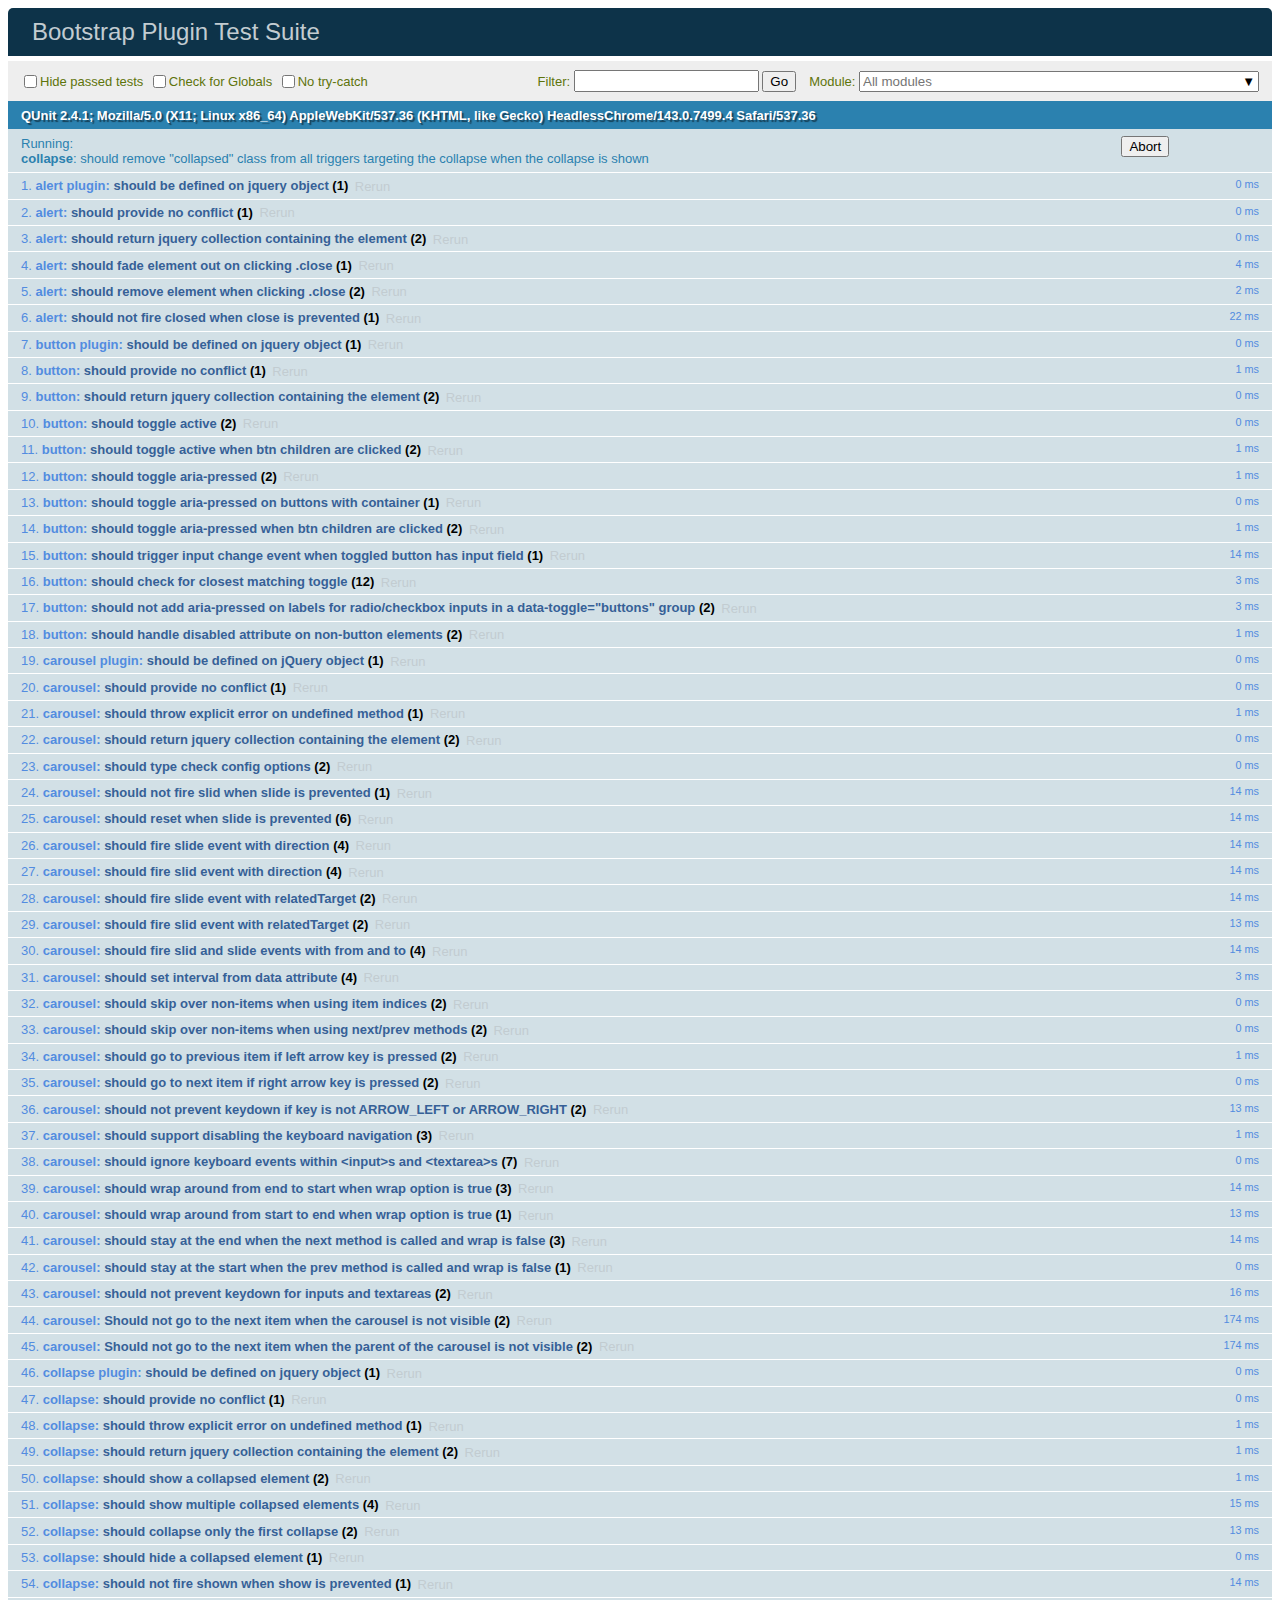
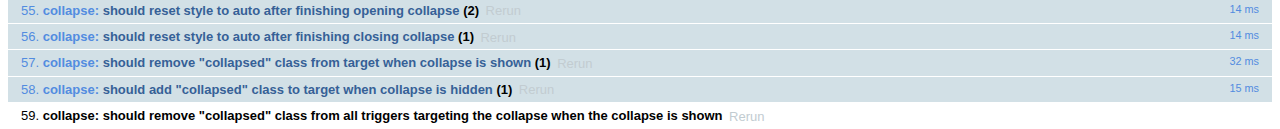
<file: assets/bootstrap/js/tests/index.html>
<!doctype html>
<html lang="en">
  <head>
    <meta charset="utf-8">
    <meta name="viewport" content="width=device-width, initial-scale=1, shrink-to-fit=no">
    <title>Bootstrap Plugin Test Suite</title>

    <!-- jQuery -->
    <script>
      (function () {
        var path = '../../assets/js/vendor/jquery-slim.min.js'
        // get jquery param from the query string.
        var jQueryVersion = location.search.match(/[?&]jquery=(.*?)(?=&|$)/)

        // If a version was specified, use that version from our vendor folder
        if (jQueryVersion) {
          path = 'vendor/jquery-' + jQueryVersion[1] + '.min.js'
        }
        document.write('<script src="' + path + '"><\/script>')
      }())
    </script>
    <script src="../../assets/js/vendor/popper.min.js"></script>

    <!-- QUnit -->
    <link rel="stylesheet" href="vendor/qunit.css" media="screen">
    <script src="vendor/qunit.js"></script>

    <script>
      // Disable jQuery event aliases to ensure we don't accidentally use any of them
      [
        'blur',
        'focus',
        'focusin',
        'focusout',
        'resize',
        'scroll',
        'click',
        'dblclick',
        'mousedown',
        'mouseup',
        'mousemove',
        'mouseover',
        'mouseout',
        'mouseenter',
        'mouseleave',
        'change',
        'select',
        'submit',
        'keydown',
        'keypress',
        'keyup',
        'contextmenu'
      ].forEach(function(eventAlias) {
        $.fn[eventAlias] = function() {
          throw new Error('Using the ".' + eventAlias + '()" method is not allowed, so that Bootstrap can be compatible with custom jQuery builds which exclude the "event aliases" module that defines said method. See https://github.com/twbs/bootstrap/blob/master/CONTRIBUTING.md#js')
        }
      })

      // Require assert.expect in each test
      QUnit.config.requireExpects = true

      // See https://github.com/axemclion/grunt-saucelabs#test-result-details-with-qunit
      var log = []
      var testName

      QUnit.done(function(testResults) {
        var tests = []
        for (var i = 0; i < log.length; i++) {
          var details = log[i]
          tests.push({
            name: details.name,
            result: details.result,
            expected: details.expected,
            actual: details.actual,
            source: details.source
          })
        }
        testResults.tests = tests

        window.global_test_results = testResults
      })

      QUnit.testStart(function(testDetails) {
        QUnit.log(function(details) {
          if (!details.result) {
            details.name = testDetails.name
            log.push(details)
          }
        })
      })

      // Display fixture on-screen on iOS to avoid false positives
      // See https://github.com/twbs/bootstrap/pull/15955
      if (/iPhone|iPad|iPod/.test(navigator.userAgent)) {
        QUnit.begin(function() {
          $('#qunit-fixture').css({ top: 0, left: 0 })
        })

        QUnit.done(function() {
          $('#qunit-fixture').css({ top: '', left: '' })
        })
      }
    </script>

    <!-- Transpiled Plugins -->
    <script src="../dist/util.js"></script>
    <script src="../dist/alert.js"></script>
    <script src="../dist/button.js"></script>
    <script src="../dist/carousel.js"></script>
    <script src="../dist/collapse.js"></script>
    <script src="../dist/dropdown.js"></script>
    <script src="../dist/modal.js"></script>
    <script src="../dist/scrollspy.js"></script>
    <script src="../dist/tab.js"></script>
    <script src="../dist/tooltip.js"></script>
    <script src="../dist/popover.js"></script>

    <!-- Unit Tests -->
    <script src="unit/alert.js"></script>
    <script src="unit/button.js"></script>
    <script src="unit/carousel.js"></script>
    <script src="unit/collapse.js"></script>
    <script src="unit/dropdown.js"></script>
    <script src="unit/modal.js"></script>
    <script src="unit/scrollspy.js"></script>
    <script src="unit/tab.js"></script>
    <script src="unit/tooltip.js"></script>
    <script src="unit/popover.js"></script>
    <script src="unit/util.js"></script>
  </head>
  <body>
    <div id="qunit-container">
      <div id="qunit"></div>
      <div id="qunit-fixture"></div>
    </div>
  </body>
</html>
</file>
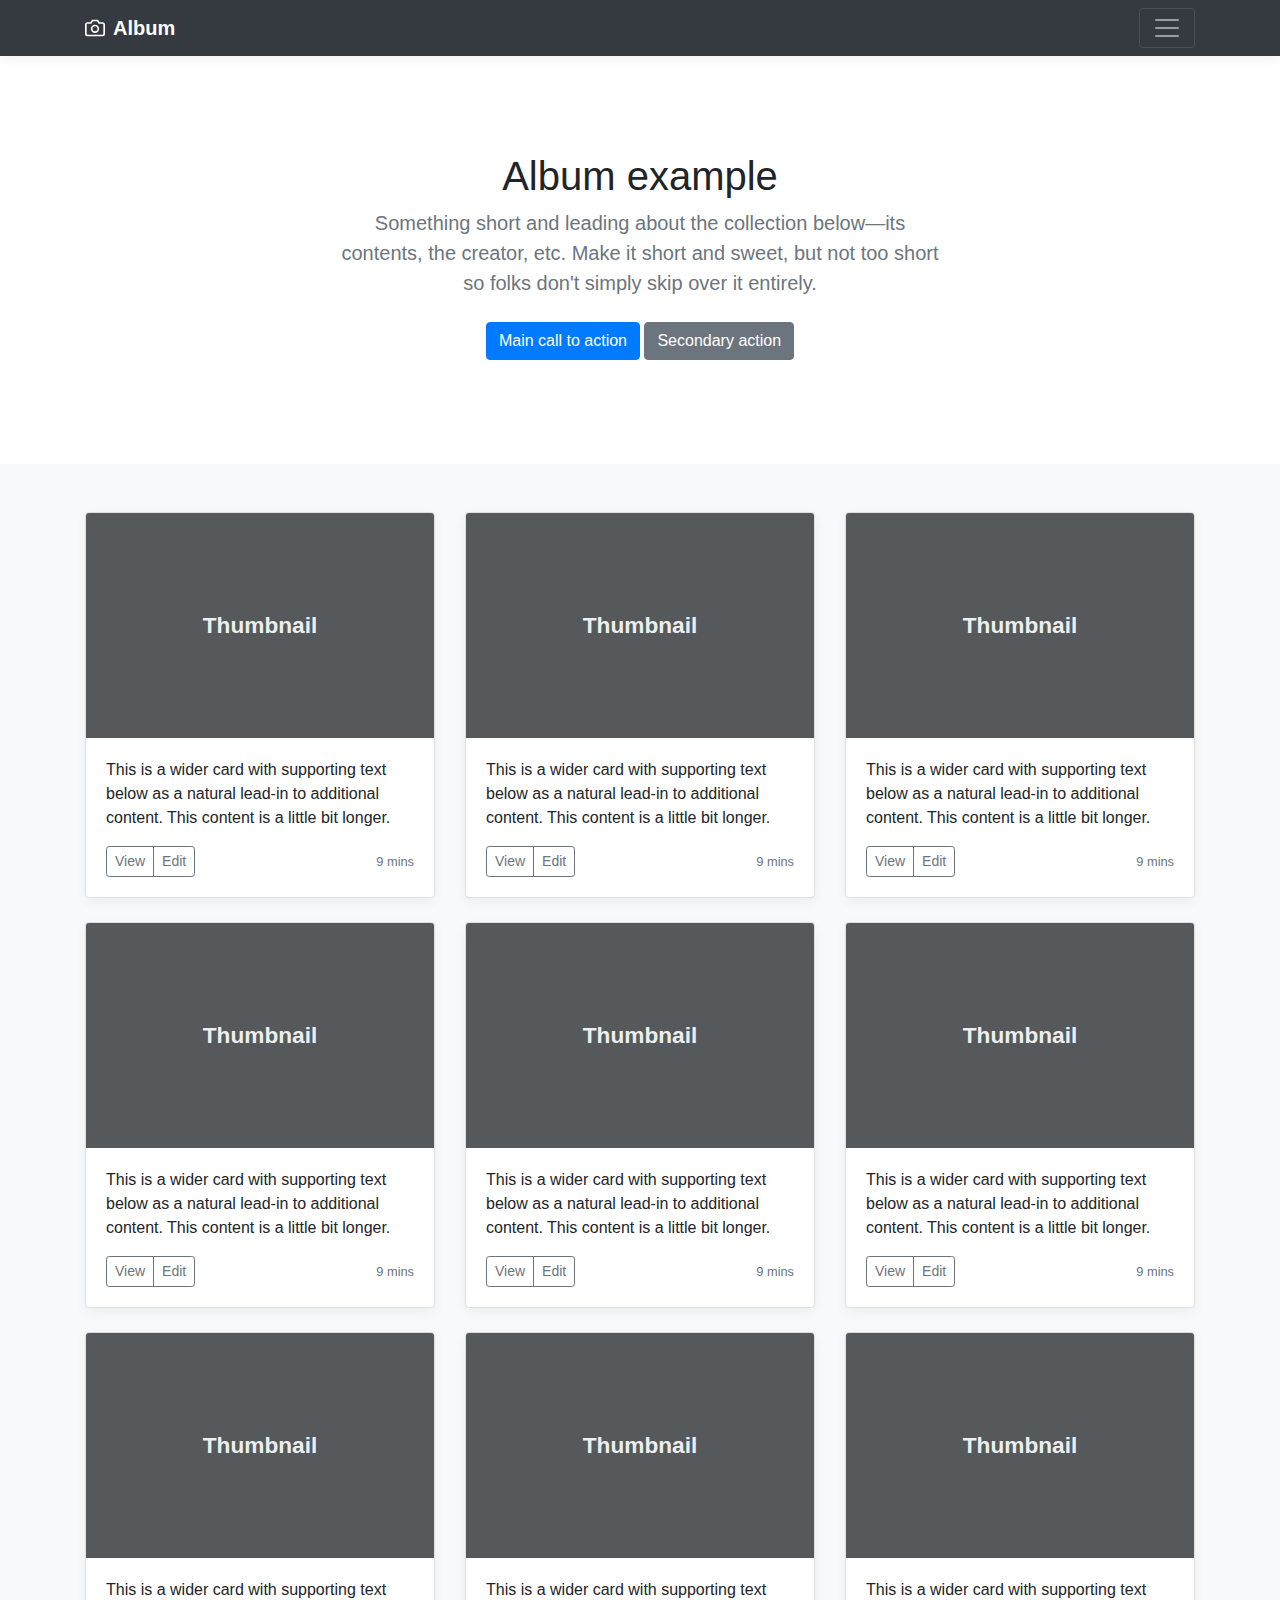
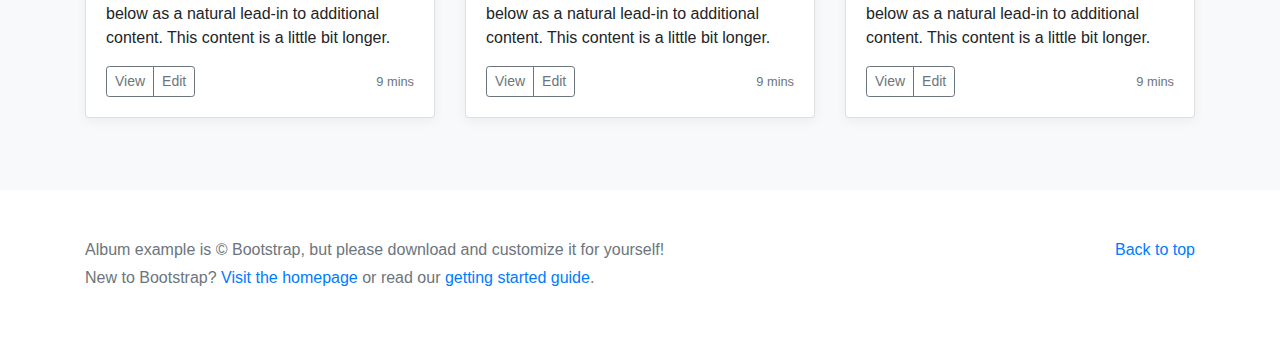
<file: assets/bootstrap/docs/4.0/examples/album/index.html>
<!doctype html>
<html lang="en">
  <head>
    <meta charset="utf-8">
    <meta name="viewport" content="width=device-width, initial-scale=1, shrink-to-fit=no">
    <meta name="description" content="">
    <meta name="author" content="">
    <link rel="icon" href="../../../../favicon.ico">

    <title>Album example for Bootstrap</title>

    <!-- Bootstrap core CSS -->
    <link href="../../../../dist/css/bootstrap.min.css" rel="stylesheet">

    <!-- Custom styles for this template -->
    <link href="album.css" rel="stylesheet">
  </head>

  <body>

    <header>
      <div class="collapse bg-dark" id="navbarHeader">
        <div class="container">
          <div class="row">
            <div class="col-sm-8 col-md-7 py-4">
              <h4 class="text-white">About</h4>
              <p class="text-muted">Add some information about the album below, the author, or any other background context. Make it a few sentences long so folks can pick up some informative tidbits. Then, link them off to some social networking sites or contact information.</p>
            </div>
            <div class="col-sm-4 offset-md-1 py-4">
              <h4 class="text-white">Contact</h4>
              <ul class="list-unstyled">
                <li><a href="#" class="text-white">Follow on Twitter</a></li>
                <li><a href="#" class="text-white">Like on Facebook</a></li>
                <li><a href="#" class="text-white">Email me</a></li>
              </ul>
            </div>
          </div>
        </div>
      </div>
      <div class="navbar navbar-dark bg-dark box-shadow">
        <div class="container d-flex justify-content-between">
          <a href="#" class="navbar-brand d-flex align-items-center">
            <svg xmlns="http://www.w3.org/2000/svg" width="20" height="20" viewBox="0 0 24 24" fill="none" stroke="currentColor" stroke-width="2" stroke-linecap="round" stroke-linejoin="round" class="mr-2"><path d="M23 19a2 2 0 0 1-2 2H3a2 2 0 0 1-2-2V8a2 2 0 0 1 2-2h4l2-3h6l2 3h4a2 2 0 0 1 2 2z"></path><circle cx="12" cy="13" r="4"></circle></svg>
            <strong>Album</strong>
          </a>
          <button class="navbar-toggler" type="button" data-toggle="collapse" data-target="#navbarHeader" aria-controls="navbarHeader" aria-expanded="false" aria-label="Toggle navigation">
            <span class="navbar-toggler-icon"></span>
          </button>
        </div>
      </div>
    </header>

    <main role="main">

      <section class="jumbotron text-center">
        <div class="container">
          <h1 class="jumbotron-heading">Album example</h1>
          <p class="lead text-muted">Something short and leading about the collection below—its contents, the creator, etc. Make it short and sweet, but not too short so folks don't simply skip over it entirely.</p>
          <p>
            <a href="#" class="btn btn-primary my-2">Main call to action</a>
            <a href="#" class="btn btn-secondary my-2">Secondary action</a>
          </p>
        </div>
      </section>

      <div class="album py-5 bg-light">
        <div class="container">

          <div class="row">
            <div class="col-md-4">
              <div class="card mb-4 box-shadow">
                <img class="card-img-top" data-src="holder.js/100px225?theme=thumb&bg=55595c&fg=eceeef&text=Thumbnail" alt="Card image cap">
                <div class="card-body">
                  <p class="card-text">This is a wider card with supporting text below as a natural lead-in to additional content. This content is a little bit longer.</p>
                  <div class="d-flex justify-content-between align-items-center">
                    <div class="btn-group">
                      <button type="button" class="btn btn-sm btn-outline-secondary">View</button>
                      <button type="button" class="btn btn-sm btn-outline-secondary">Edit</button>
                    </div>
                    <small class="text-muted">9 mins</small>
                  </div>
                </div>
              </div>
            </div>
            <div class="col-md-4">
              <div class="card mb-4 box-shadow">
                <img class="card-img-top" data-src="holder.js/100px225?theme=thumb&bg=55595c&fg=eceeef&text=Thumbnail" alt="Card image cap">
                <div class="card-body">
                  <p class="card-text">This is a wider card with supporting text below as a natural lead-in to additional content. This content is a little bit longer.</p>
                  <div class="d-flex justify-content-between align-items-center">
                    <div class="btn-group">
                      <button type="button" class="btn btn-sm btn-outline-secondary">View</button>
                      <button type="button" class="btn btn-sm btn-outline-secondary">Edit</button>
                    </div>
                    <small class="text-muted">9 mins</small>
                  </div>
                </div>
              </div>
            </div>
            <div class="col-md-4">
              <div class="card mb-4 box-shadow">
                <img class="card-img-top" data-src="holder.js/100px225?theme=thumb&bg=55595c&fg=eceeef&text=Thumbnail" alt="Card image cap">
                <div class="card-body">
                  <p class="card-text">This is a wider card with supporting text below as a natural lead-in to additional content. This content is a little bit longer.</p>
                  <div class="d-flex justify-content-between align-items-center">
                    <div class="btn-group">
                      <button type="button" class="btn btn-sm btn-outline-secondary">View</button>
                      <button type="button" class="btn btn-sm btn-outline-secondary">Edit</button>
                    </div>
                    <small class="text-muted">9 mins</small>
                  </div>
                </div>
              </div>
            </div>

            <div class="col-md-4">
              <div class="card mb-4 box-shadow">
                <img class="card-img-top" data-src="holder.js/100px225?theme=thumb&bg=55595c&fg=eceeef&text=Thumbnail" alt="Card image cap">
                <div class="card-body">
                  <p class="card-text">This is a wider card with supporting text below as a natural lead-in to additional content. This content is a little bit longer.</p>
                  <div class="d-flex justify-content-between align-items-center">
                    <div class="btn-group">
                      <button type="button" class="btn btn-sm btn-outline-secondary">View</button>
                      <button type="button" class="btn btn-sm btn-outline-secondary">Edit</button>
                    </div>
                    <small class="text-muted">9 mins</small>
                  </div>
                </div>
              </div>
            </div>
            <div class="col-md-4">
              <div class="card mb-4 box-shadow">
                <img class="card-img-top" data-src="holder.js/100px225?theme=thumb&bg=55595c&fg=eceeef&text=Thumbnail" alt="Card image cap">
                <div class="card-body">
                  <p class="card-text">This is a wider card with supporting text below as a natural lead-in to additional content. This content is a little bit longer.</p>
                  <div class="d-flex justify-content-between align-items-center">
                    <div class="btn-group">
                      <button type="button" class="btn btn-sm btn-outline-secondary">View</button>
                      <button type="button" class="btn btn-sm btn-outline-secondary">Edit</button>
                    </div>
                    <small class="text-muted">9 mins</small>
                  </div>
                </div>
              </div>
            </div>
            <div class="col-md-4">
              <div class="card mb-4 box-shadow">
                <img class="card-img-top" data-src="holder.js/100px225?theme=thumb&bg=55595c&fg=eceeef&text=Thumbnail" alt="Card image cap">
                <div class="card-body">
                  <p class="card-text">This is a wider card with supporting text below as a natural lead-in to additional content. This content is a little bit longer.</p>
                  <div class="d-flex justify-content-between align-items-center">
                    <div class="btn-group">
                      <button type="button" class="btn btn-sm btn-outline-secondary">View</button>
                      <button type="button" class="btn btn-sm btn-outline-secondary">Edit</button>
                    </div>
                    <small class="text-muted">9 mins</small>
                  </div>
                </div>
              </div>
            </div>

            <div class="col-md-4">
              <div class="card mb-4 box-shadow">
                <img class="card-img-top" data-src="holder.js/100px225?theme=thumb&bg=55595c&fg=eceeef&text=Thumbnail" alt="Card image cap">
                <div class="card-body">
                  <p class="card-text">This is a wider card with supporting text below as a natural lead-in to additional content. This content is a little bit longer.</p>
                  <div class="d-flex justify-content-between align-items-center">
                    <div class="btn-group">
                      <button type="button" class="btn btn-sm btn-outline-secondary">View</button>
                      <button type="button" class="btn btn-sm btn-outline-secondary">Edit</button>
                    </div>
                    <small class="text-muted">9 mins</small>
                  </div>
                </div>
              </div>
            </div>
            <div class="col-md-4">
              <div class="card mb-4 box-shadow">
                <img class="card-img-top" data-src="holder.js/100px225?theme=thumb&bg=55595c&fg=eceeef&text=Thumbnail" alt="Card image cap">
                <div class="card-body">
                  <p class="card-text">This is a wider card with supporting text below as a natural lead-in to additional content. This content is a little bit longer.</p>
                  <div class="d-flex justify-content-between align-items-center">
                    <div class="btn-group">
                      <button type="button" class="btn btn-sm btn-outline-secondary">View</button>
                      <button type="button" class="btn btn-sm btn-outline-secondary">Edit</button>
                    </div>
                    <small class="text-muted">9 mins</small>
                  </div>
                </div>
              </div>
            </div>
            <div class="col-md-4">
              <div class="card mb-4 box-shadow">
                <img class="card-img-top" data-src="holder.js/100px225?theme=thumb&bg=55595c&fg=eceeef&text=Thumbnail" alt="Card image cap">
                <div class="card-body">
                  <p class="card-text">This is a wider card with supporting text below as a natural lead-in to additional content. This content is a little bit longer.</p>
                  <div class="d-flex justify-content-between align-items-center">
                    <div class="btn-group">
                      <button type="button" class="btn btn-sm btn-outline-secondary">View</button>
                      <button type="button" class="btn btn-sm btn-outline-secondary">Edit</button>
                    </div>
                    <small class="text-muted">9 mins</small>
                  </div>
                </div>
              </div>
            </div>
          </div>
        </div>
      </div>

    </main>

    <footer class="text-muted">
      <div class="container">
        <p class="float-right">
          <a href="#">Back to top</a>
        </p>
        <p>Album example is &copy; Bootstrap, but please download and customize it for yourself!</p>
        <p>New to Bootstrap? <a href="../../">Visit the homepage</a> or read our <a href="../../getting-started/">getting started guide</a>.</p>
      </div>
    </footer>

    <!-- Bootstrap core JavaScript
    ================================================== -->
    <!-- Placed at the end of the document so the pages load faster -->
    <script src="https://code.jquery.com/jquery-3.2.1.slim.min.js" integrity="sha384-KJ3o2DKtIkvYIK3UENzmM7KCkRr/rE9/Qpg6aAZGJwFDMVNA/GpGFF93hXpG5KkN" crossorigin="anonymous"></script>
    <script>window.jQuery || document.write('<script src="../../../../assets/js/vendor/jquery-slim.min.js"><\/script>')</script>
    <script src="../../../../assets/js/vendor/popper.min.js"></script>
    <script src="../../../../dist/js/bootstrap.min.js"></script>
    <script src="../../../../assets/js/vendor/holder.min.js"></script>
  </body>
</html>
</file>
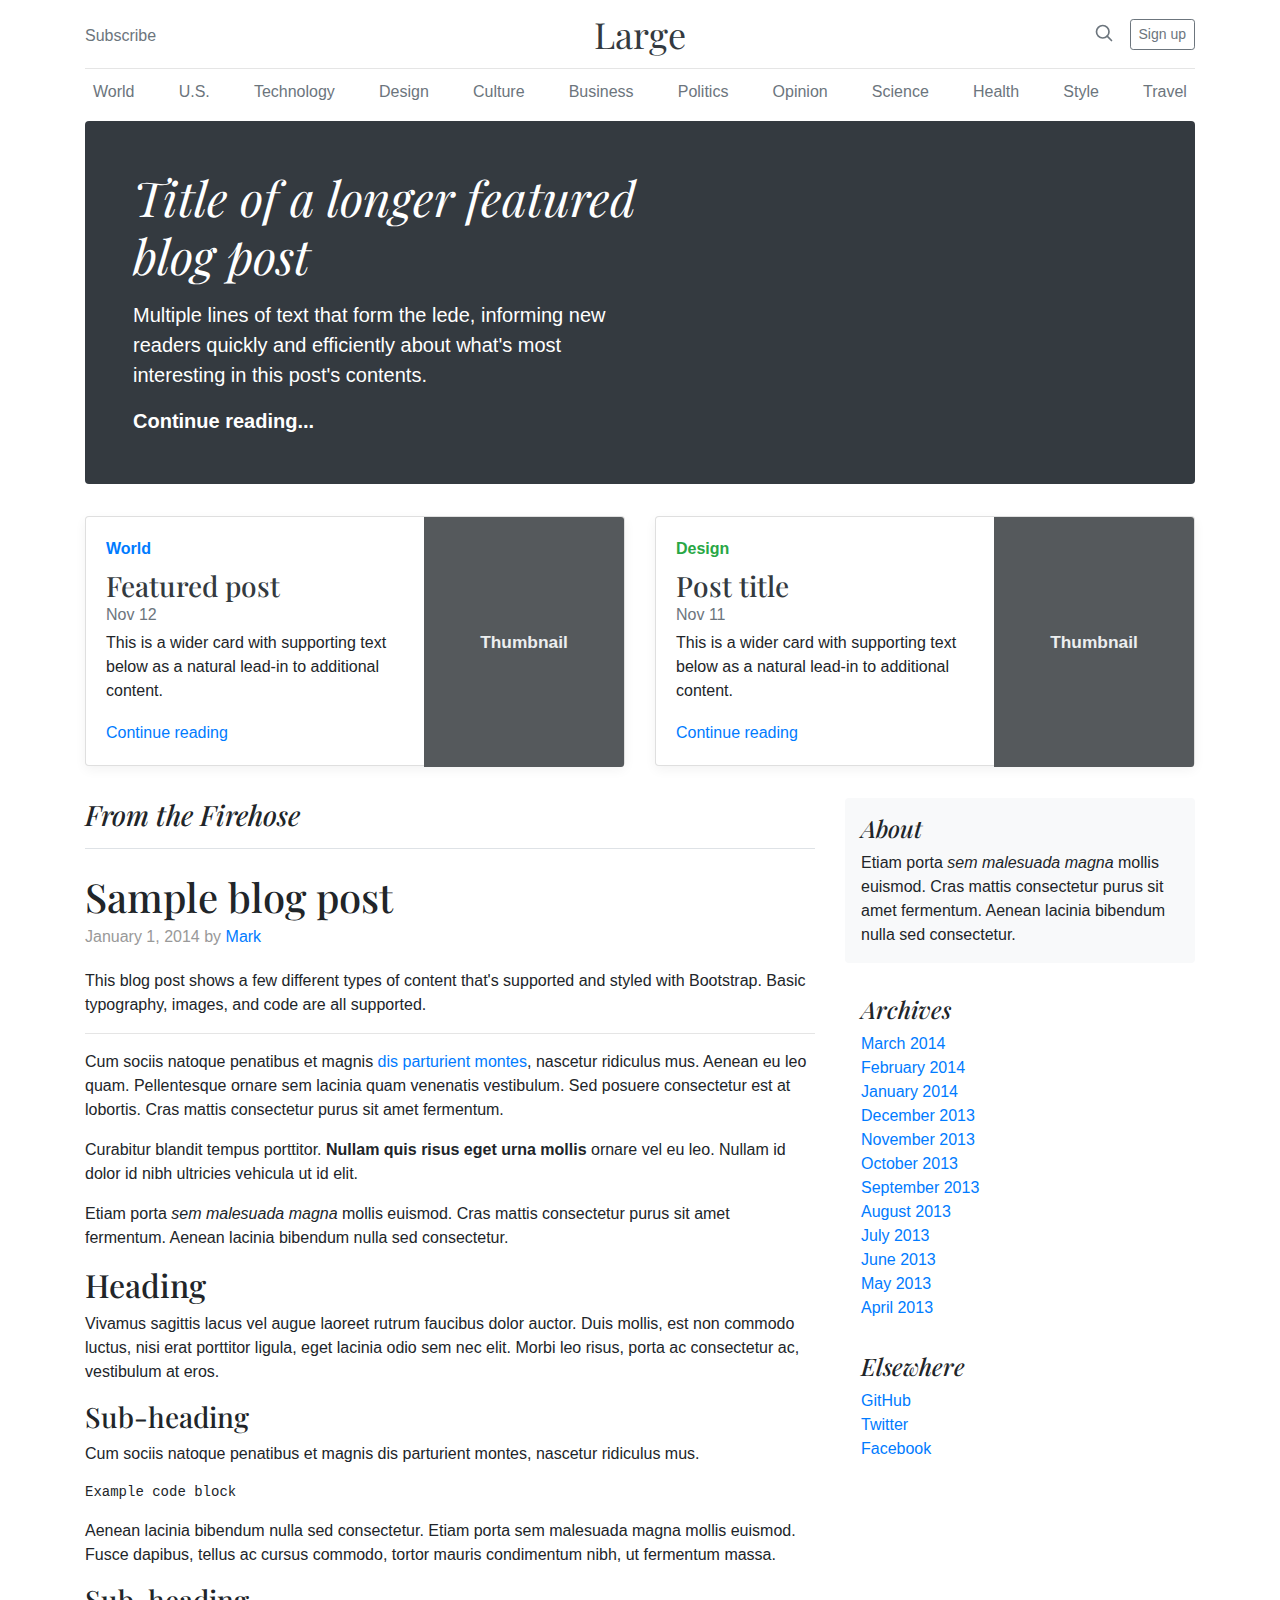
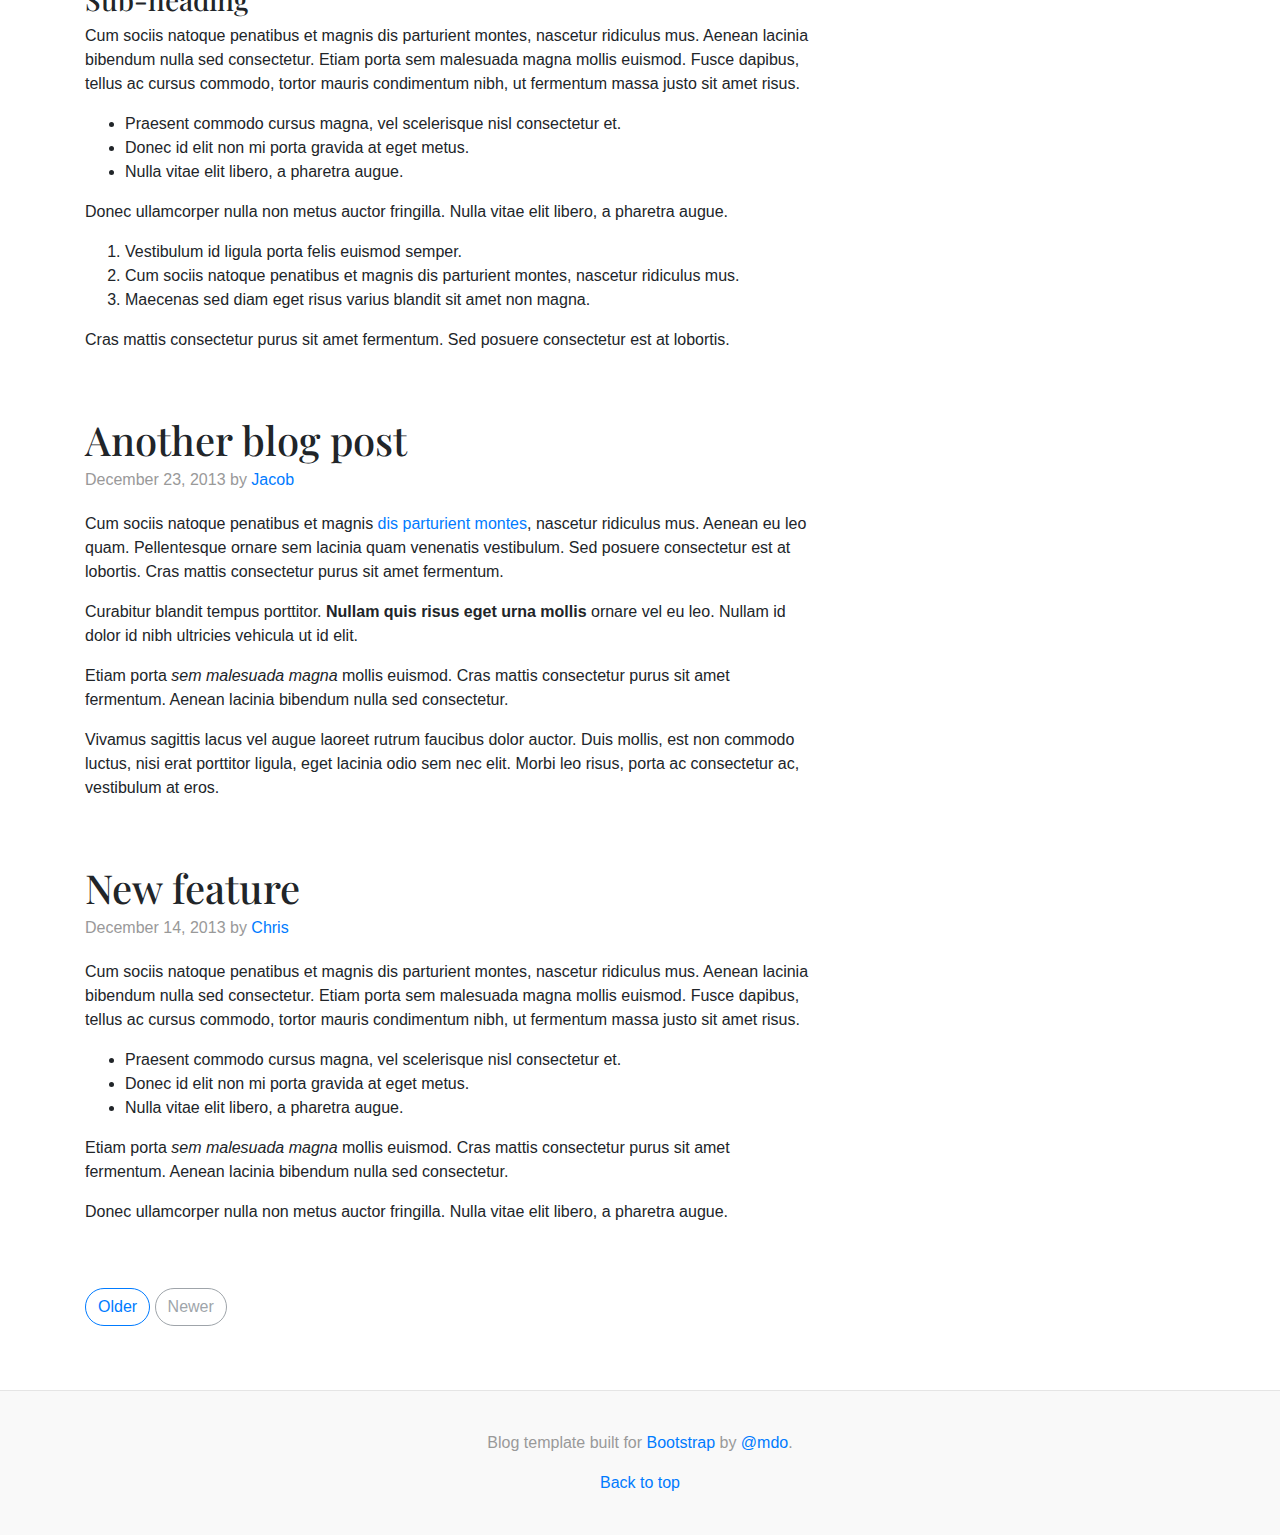
<file: assets/bootstrap/docs/4.0/examples/blog/index.html>
<!doctype html>
<html lang="en">
  <head>
    <meta charset="utf-8">
    <meta name="viewport" content="width=device-width, initial-scale=1, shrink-to-fit=no">
    <meta name="description" content="">
    <meta name="author" content="">
    <link rel="icon" href="../../../../favicon.ico">

    <title>Blog Template for Bootstrap</title>

    <!-- Bootstrap core CSS -->
    <link href="../../../../dist/css/bootstrap.min.css" rel="stylesheet">

    <!-- Custom styles for this template -->
    <link href="https://fonts.googleapis.com/css?family=Playfair+Display:700,900" rel="stylesheet">
    <link href="blog.css" rel="stylesheet">
  </head>

  <body>

    <div class="container">
      <header class="blog-header py-3">
        <div class="row flex-nowrap justify-content-between align-items-center">
          <div class="col-4 pt-1">
            <a class="text-muted" href="#">Subscribe</a>
          </div>
          <div class="col-4 text-center">
            <a class="blog-header-logo text-dark" href="#">Large</a>
          </div>
          <div class="col-4 d-flex justify-content-end align-items-center">
            <a class="text-muted" href="#">
              <svg xmlns="http://www.w3.org/2000/svg" width="20" height="20" viewBox="0 0 24 24" fill="none" stroke="currentColor" stroke-width="2" stroke-linecap="round" stroke-linejoin="round" class="mx-3"><circle cx="10.5" cy="10.5" r="7.5"></circle><line x1="21" y1="21" x2="15.8" y2="15.8"></line></svg>
            </a>
            <a class="btn btn-sm btn-outline-secondary" href="#">Sign up</a>
          </div>
        </div>
      </header>

      <div class="nav-scroller py-1 mb-2">
        <nav class="nav d-flex justify-content-between">
          <a class="p-2 text-muted" href="#">World</a>
          <a class="p-2 text-muted" href="#">U.S.</a>
          <a class="p-2 text-muted" href="#">Technology</a>
          <a class="p-2 text-muted" href="#">Design</a>
          <a class="p-2 text-muted" href="#">Culture</a>
          <a class="p-2 text-muted" href="#">Business</a>
          <a class="p-2 text-muted" href="#">Politics</a>
          <a class="p-2 text-muted" href="#">Opinion</a>
          <a class="p-2 text-muted" href="#">Science</a>
          <a class="p-2 text-muted" href="#">Health</a>
          <a class="p-2 text-muted" href="#">Style</a>
          <a class="p-2 text-muted" href="#">Travel</a>
        </nav>
      </div>

      <div class="jumbotron p-3 p-md-5 text-white rounded bg-dark">
        <div class="col-md-6 px-0">
          <h1 class="display-4 font-italic">Title of a longer featured blog post</h1>
          <p class="lead my-3">Multiple lines of text that form the lede, informing new readers quickly and efficiently about what's most interesting in this post's contents.</p>
          <p class="lead mb-0"><a href="#" class="text-white font-weight-bold">Continue reading...</a></p>
        </div>
      </div>

      <div class="row mb-2">
        <div class="col-md-6">
          <div class="card flex-md-row mb-4 box-shadow h-md-250">
            <div class="card-body d-flex flex-column align-items-start">
              <strong class="d-inline-block mb-2 text-primary">World</strong>
              <h3 class="mb-0">
                <a class="text-dark" href="#">Featured post</a>
              </h3>
              <div class="mb-1 text-muted">Nov 12</div>
              <p class="card-text mb-auto">This is a wider card with supporting text below as a natural lead-in to additional content.</p>
              <a href="#">Continue reading</a>
            </div>
            <img class="card-img-right flex-auto d-none d-md-block" data-src="holder.js/200x250?theme=thumb" alt="Card image cap">
          </div>
        </div>
        <div class="col-md-6">
          <div class="card flex-md-row mb-4 box-shadow h-md-250">
            <div class="card-body d-flex flex-column align-items-start">
              <strong class="d-inline-block mb-2 text-success">Design</strong>
              <h3 class="mb-0">
                <a class="text-dark" href="#">Post title</a>
              </h3>
              <div class="mb-1 text-muted">Nov 11</div>
              <p class="card-text mb-auto">This is a wider card with supporting text below as a natural lead-in to additional content.</p>
              <a href="#">Continue reading</a>
            </div>
            <img class="card-img-right flex-auto d-none d-md-block" data-src="holder.js/200x250?theme=thumb" alt="Card image cap">
          </div>
        </div>
      </div>
    </div>

    <main role="main" class="container">
      <div class="row">
        <div class="col-md-8 blog-main">
          <h3 class="pb-3 mb-4 font-italic border-bottom">
            From the Firehose
          </h3>

          <div class="blog-post">
            <h2 class="blog-post-title">Sample blog post</h2>
            <p class="blog-post-meta">January 1, 2014 by <a href="#">Mark</a></p>

            <p>This blog post shows a few different types of content that's supported and styled with Bootstrap. Basic typography, images, and code are all supported.</p>
            <hr>
            <p>Cum sociis natoque penatibus et magnis <a href="#">dis parturient montes</a>, nascetur ridiculus mus. Aenean eu leo quam. Pellentesque ornare sem lacinia quam venenatis vestibulum. Sed posuere consectetur est at lobortis. Cras mattis consectetur purus sit amet fermentum.</p>
            <blockquote>
              <p>Curabitur blandit tempus porttitor. <strong>Nullam quis risus eget urna mollis</strong> ornare vel eu leo. Nullam id dolor id nibh ultricies vehicula ut id elit.</p>
            </blockquote>
            <p>Etiam porta <em>sem malesuada magna</em> mollis euismod. Cras mattis consectetur purus sit amet fermentum. Aenean lacinia bibendum nulla sed consectetur.</p>
            <h2>Heading</h2>
            <p>Vivamus sagittis lacus vel augue laoreet rutrum faucibus dolor auctor. Duis mollis, est non commodo luctus, nisi erat porttitor ligula, eget lacinia odio sem nec elit. Morbi leo risus, porta ac consectetur ac, vestibulum at eros.</p>
            <h3>Sub-heading</h3>
            <p>Cum sociis natoque penatibus et magnis dis parturient montes, nascetur ridiculus mus.</p>
            <pre><code>Example code block</code></pre>
            <p>Aenean lacinia bibendum nulla sed consectetur. Etiam porta sem malesuada magna mollis euismod. Fusce dapibus, tellus ac cursus commodo, tortor mauris condimentum nibh, ut fermentum massa.</p>
            <h3>Sub-heading</h3>
            <p>Cum sociis natoque penatibus et magnis dis parturient montes, nascetur ridiculus mus. Aenean lacinia bibendum nulla sed consectetur. Etiam porta sem malesuada magna mollis euismod. Fusce dapibus, tellus ac cursus commodo, tortor mauris condimentum nibh, ut fermentum massa justo sit amet risus.</p>
            <ul>
              <li>Praesent commodo cursus magna, vel scelerisque nisl consectetur et.</li>
              <li>Donec id elit non mi porta gravida at eget metus.</li>
              <li>Nulla vitae elit libero, a pharetra augue.</li>
            </ul>
            <p>Donec ullamcorper nulla non metus auctor fringilla. Nulla vitae elit libero, a pharetra augue.</p>
            <ol>
              <li>Vestibulum id ligula porta felis euismod semper.</li>
              <li>Cum sociis natoque penatibus et magnis dis parturient montes, nascetur ridiculus mus.</li>
              <li>Maecenas sed diam eget risus varius blandit sit amet non magna.</li>
            </ol>
            <p>Cras mattis consectetur purus sit amet fermentum. Sed posuere consectetur est at lobortis.</p>
          </div><!-- /.blog-post -->

          <div class="blog-post">
            <h2 class="blog-post-title">Another blog post</h2>
            <p class="blog-post-meta">December 23, 2013 by <a href="#">Jacob</a></p>

            <p>Cum sociis natoque penatibus et magnis <a href="#">dis parturient montes</a>, nascetur ridiculus mus. Aenean eu leo quam. Pellentesque ornare sem lacinia quam venenatis vestibulum. Sed posuere consectetur est at lobortis. Cras mattis consectetur purus sit amet fermentum.</p>
            <blockquote>
              <p>Curabitur blandit tempus porttitor. <strong>Nullam quis risus eget urna mollis</strong> ornare vel eu leo. Nullam id dolor id nibh ultricies vehicula ut id elit.</p>
            </blockquote>
            <p>Etiam porta <em>sem malesuada magna</em> mollis euismod. Cras mattis consectetur purus sit amet fermentum. Aenean lacinia bibendum nulla sed consectetur.</p>
            <p>Vivamus sagittis lacus vel augue laoreet rutrum faucibus dolor auctor. Duis mollis, est non commodo luctus, nisi erat porttitor ligula, eget lacinia odio sem nec elit. Morbi leo risus, porta ac consectetur ac, vestibulum at eros.</p>
          </div><!-- /.blog-post -->

          <div class="blog-post">
            <h2 class="blog-post-title">New feature</h2>
            <p class="blog-post-meta">December 14, 2013 by <a href="#">Chris</a></p>

            <p>Cum sociis natoque penatibus et magnis dis parturient montes, nascetur ridiculus mus. Aenean lacinia bibendum nulla sed consectetur. Etiam porta sem malesuada magna mollis euismod. Fusce dapibus, tellus ac cursus commodo, tortor mauris condimentum nibh, ut fermentum massa justo sit amet risus.</p>
            <ul>
              <li>Praesent commodo cursus magna, vel scelerisque nisl consectetur et.</li>
              <li>Donec id elit non mi porta gravida at eget metus.</li>
              <li>Nulla vitae elit libero, a pharetra augue.</li>
            </ul>
            <p>Etiam porta <em>sem malesuada magna</em> mollis euismod. Cras mattis consectetur purus sit amet fermentum. Aenean lacinia bibendum nulla sed consectetur.</p>
            <p>Donec ullamcorper nulla non metus auctor fringilla. Nulla vitae elit libero, a pharetra augue.</p>
          </div><!-- /.blog-post -->

          <nav class="blog-pagination">
            <a class="btn btn-outline-primary" href="#">Older</a>
            <a class="btn btn-outline-secondary disabled" href="#">Newer</a>
          </nav>

        </div><!-- /.blog-main -->

        <aside class="col-md-4 blog-sidebar">
          <div class="p-3 mb-3 bg-light rounded">
            <h4 class="font-italic">About</h4>
            <p class="mb-0">Etiam porta <em>sem malesuada magna</em> mollis euismod. Cras mattis consectetur purus sit amet fermentum. Aenean lacinia bibendum nulla sed consectetur.</p>
          </div>

          <div class="p-3">
            <h4 class="font-italic">Archives</h4>
            <ol class="list-unstyled mb-0">
              <li><a href="#">March 2014</a></li>
              <li><a href="#">February 2014</a></li>
              <li><a href="#">January 2014</a></li>
              <li><a href="#">December 2013</a></li>
              <li><a href="#">November 2013</a></li>
              <li><a href="#">October 2013</a></li>
              <li><a href="#">September 2013</a></li>
              <li><a href="#">August 2013</a></li>
              <li><a href="#">July 2013</a></li>
              <li><a href="#">June 2013</a></li>
              <li><a href="#">May 2013</a></li>
              <li><a href="#">April 2013</a></li>
            </ol>
          </div>

          <div class="p-3">
            <h4 class="font-italic">Elsewhere</h4>
            <ol class="list-unstyled">
              <li><a href="#">GitHub</a></li>
              <li><a href="#">Twitter</a></li>
              <li><a href="#">Facebook</a></li>
            </ol>
          </div>
        </aside><!-- /.blog-sidebar -->

      </div><!-- /.row -->

    </main><!-- /.container -->

    <footer class="blog-footer">
      <p>Blog template built for <a href="https://getbootstrap.com/">Bootstrap</a> by <a href="https://twitter.com/mdo">@mdo</a>.</p>
      <p>
        <a href="#">Back to top</a>
      </p>
    </footer>

    <!-- Bootstrap core JavaScript
    ================================================== -->
    <!-- Placed at the end of the document so the pages load faster -->
    <script src="https://code.jquery.com/jquery-3.2.1.slim.min.js" integrity="sha384-KJ3o2DKtIkvYIK3UENzmM7KCkRr/rE9/Qpg6aAZGJwFDMVNA/GpGFF93hXpG5KkN" crossorigin="anonymous"></script>
    <script>window.jQuery || document.write('<script src="../../../../assets/js/vendor/jquery-slim.min.js"><\/script>')</script>
    <script src="../../../../assets/js/vendor/popper.min.js"></script>
    <script src="../../../../dist/js/bootstrap.min.js"></script>
    <script src="../../../../assets/js/vendor/holder.min.js"></script>
    <script>
      Holder.addTheme('thumb', {
        bg: '#55595c',
        fg: '#eceeef',
        text: 'Thumbnail'
      });
    </script>
  </body>
</html>
</file>
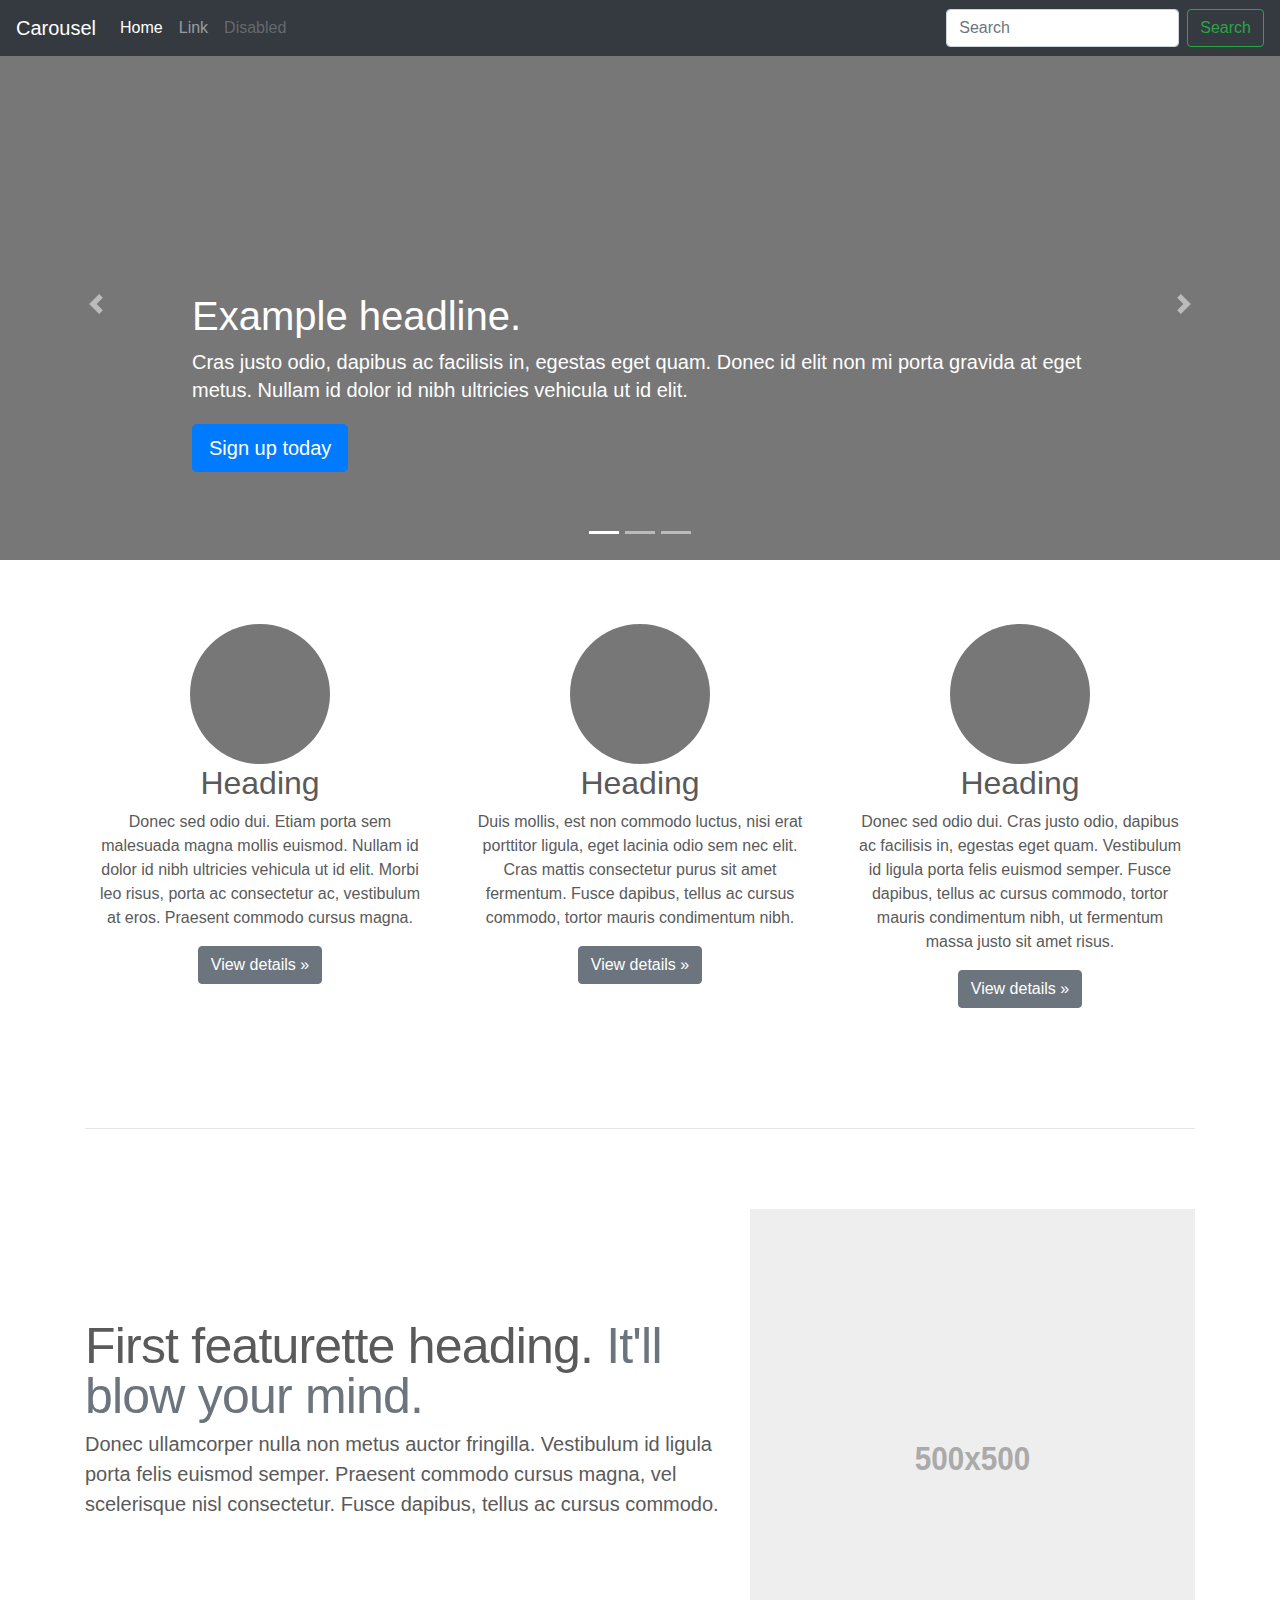
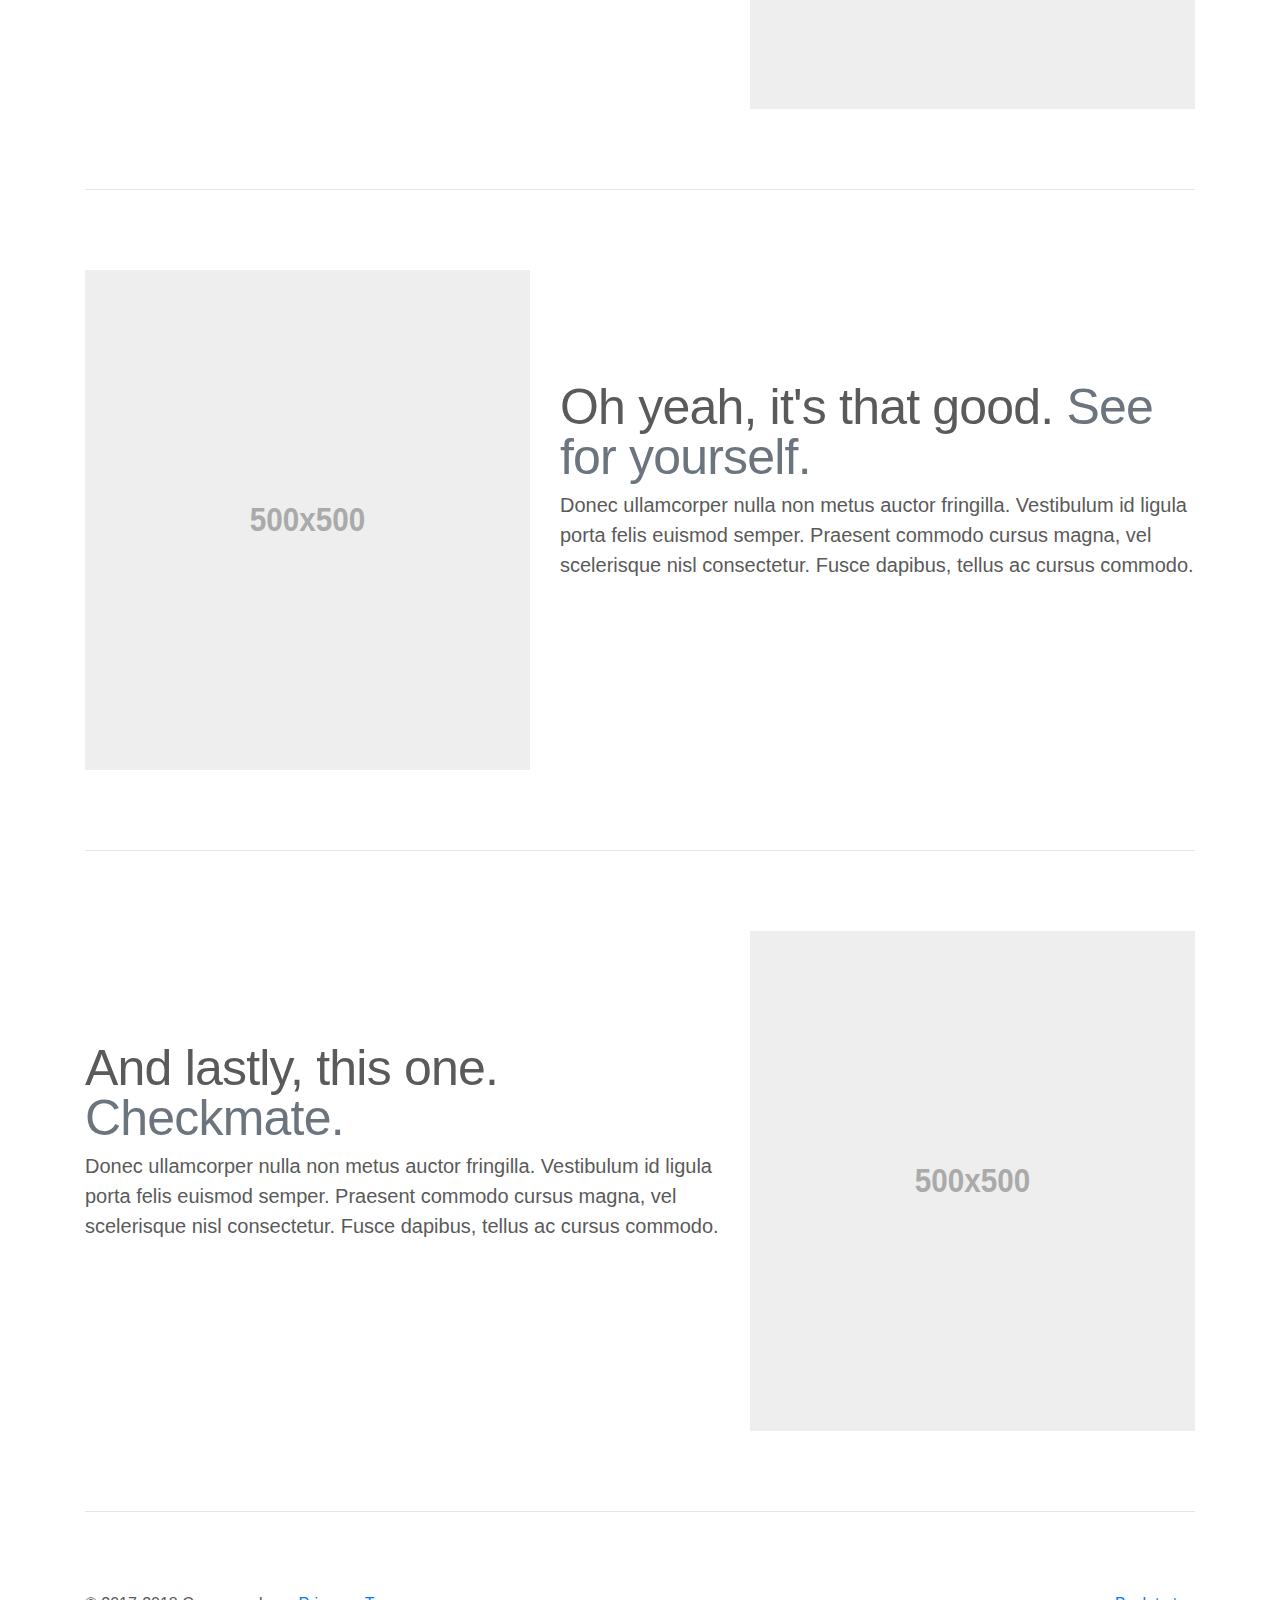
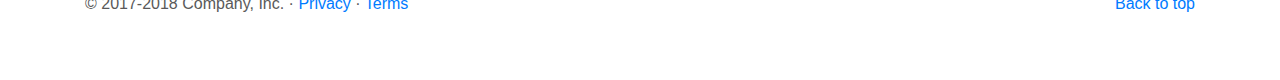
<file: assets/bootstrap/docs/4.0/examples/carousel/index.html>
<!doctype html>
<html lang="en">
  <head>
    <meta charset="utf-8">
    <meta name="viewport" content="width=device-width, initial-scale=1, shrink-to-fit=no">
    <meta name="description" content="">
    <meta name="author" content="">
    <link rel="icon" href="../../../../favicon.ico">

    <title>Carousel Template for Bootstrap</title>

    <!-- Bootstrap core CSS -->
    <link href="../../../../dist/css/bootstrap.min.css" rel="stylesheet">

    <!-- Custom styles for this template -->
    <link href="carousel.css" rel="stylesheet">
  </head>
  <body>

    <header>
      <nav class="navbar navbar-expand-md navbar-dark fixed-top bg-dark">
        <a class="navbar-brand" href="#">Carousel</a>
        <button class="navbar-toggler" type="button" data-toggle="collapse" data-target="#navbarCollapse" aria-controls="navbarCollapse" aria-expanded="false" aria-label="Toggle navigation">
          <span class="navbar-toggler-icon"></span>
        </button>
        <div class="collapse navbar-collapse" id="navbarCollapse">
          <ul class="navbar-nav mr-auto">
            <li class="nav-item active">
              <a class="nav-link" href="#">Home <span class="sr-only">(current)</span></a>
            </li>
            <li class="nav-item">
              <a class="nav-link" href="#">Link</a>
            </li>
            <li class="nav-item">
              <a class="nav-link disabled" href="#">Disabled</a>
            </li>
          </ul>
          <form class="form-inline mt-2 mt-md-0">
            <input class="form-control mr-sm-2" type="text" placeholder="Search" aria-label="Search">
            <button class="btn btn-outline-success my-2 my-sm-0" type="submit">Search</button>
          </form>
        </div>
      </nav>
    </header>

    <main role="main">

      <div id="myCarousel" class="carousel slide" data-ride="carousel">
        <ol class="carousel-indicators">
          <li data-target="#myCarousel" data-slide-to="0" class="active"></li>
          <li data-target="#myCarousel" data-slide-to="1"></li>
          <li data-target="#myCarousel" data-slide-to="2"></li>
        </ol>
        <div class="carousel-inner">
          <div class="carousel-item active">
            <img class="first-slide" src="[data-uri]" alt="First slide">
            <div class="container">
              <div class="carousel-caption text-left">
                <h1>Example headline.</h1>
                <p>Cras justo odio, dapibus ac facilisis in, egestas eget quam. Donec id elit non mi porta gravida at eget metus. Nullam id dolor id nibh ultricies vehicula ut id elit.</p>
                <p><a class="btn btn-lg btn-primary" href="#" role="button">Sign up today</a></p>
              </div>
            </div>
          </div>
          <div class="carousel-item">
            <img class="second-slide" src="[data-uri]" alt="Second slide">
            <div class="container">
              <div class="carousel-caption">
                <h1>Another example headline.</h1>
                <p>Cras justo odio, dapibus ac facilisis in, egestas eget quam. Donec id elit non mi porta gravida at eget metus. Nullam id dolor id nibh ultricies vehicula ut id elit.</p>
                <p><a class="btn btn-lg btn-primary" href="#" role="button">Learn more</a></p>
              </div>
            </div>
          </div>
          <div class="carousel-item">
            <img class="third-slide" src="[data-uri]" alt="Third slide">
            <div class="container">
              <div class="carousel-caption text-right">
                <h1>One more for good measure.</h1>
                <p>Cras justo odio, dapibus ac facilisis in, egestas eget quam. Donec id elit non mi porta gravida at eget metus. Nullam id dolor id nibh ultricies vehicula ut id elit.</p>
                <p><a class="btn btn-lg btn-primary" href="#" role="button">Browse gallery</a></p>
              </div>
            </div>
          </div>
        </div>
        <a class="carousel-control-prev" href="#myCarousel" role="button" data-slide="prev">
          <span class="carousel-control-prev-icon" aria-hidden="true"></span>
          <span class="sr-only">Previous</span>
        </a>
        <a class="carousel-control-next" href="#myCarousel" role="button" data-slide="next">
          <span class="carousel-control-next-icon" aria-hidden="true"></span>
          <span class="sr-only">Next</span>
        </a>
      </div>


      <!-- Marketing messaging and featurettes
      ================================================== -->
      <!-- Wrap the rest of the page in another container to center all the content. -->

      <div class="container marketing">

        <!-- Three columns of text below the carousel -->
        <div class="row">
          <div class="col-lg-4">
            <img class="rounded-circle" src="[data-uri]" alt="Generic placeholder image" width="140" height="140">
            <h2>Heading</h2>
            <p>Donec sed odio dui. Etiam porta sem malesuada magna mollis euismod. Nullam id dolor id nibh ultricies vehicula ut id elit. Morbi leo risus, porta ac consectetur ac, vestibulum at eros. Praesent commodo cursus magna.</p>
            <p><a class="btn btn-secondary" href="#" role="button">View details &raquo;</a></p>
          </div><!-- /.col-lg-4 -->
          <div class="col-lg-4">
            <img class="rounded-circle" src="[data-uri]" alt="Generic placeholder image" width="140" height="140">
            <h2>Heading</h2>
            <p>Duis mollis, est non commodo luctus, nisi erat porttitor ligula, eget lacinia odio sem nec elit. Cras mattis consectetur purus sit amet fermentum. Fusce dapibus, tellus ac cursus commodo, tortor mauris condimentum nibh.</p>
            <p><a class="btn btn-secondary" href="#" role="button">View details &raquo;</a></p>
          </div><!-- /.col-lg-4 -->
          <div class="col-lg-4">
            <img class="rounded-circle" src="[data-uri]" alt="Generic placeholder image" width="140" height="140">
            <h2>Heading</h2>
            <p>Donec sed odio dui. Cras justo odio, dapibus ac facilisis in, egestas eget quam. Vestibulum id ligula porta felis euismod semper. Fusce dapibus, tellus ac cursus commodo, tortor mauris condimentum nibh, ut fermentum massa justo sit amet risus.</p>
            <p><a class="btn btn-secondary" href="#" role="button">View details &raquo;</a></p>
          </div><!-- /.col-lg-4 -->
        </div><!-- /.row -->


        <!-- START THE FEATURETTES -->

        <hr class="featurette-divider">

        <div class="row featurette">
          <div class="col-md-7">
            <h2 class="featurette-heading">First featurette heading. <span class="text-muted">It'll blow your mind.</span></h2>
            <p class="lead">Donec ullamcorper nulla non metus auctor fringilla. Vestibulum id ligula porta felis euismod semper. Praesent commodo cursus magna, vel scelerisque nisl consectetur. Fusce dapibus, tellus ac cursus commodo.</p>
          </div>
          <div class="col-md-5">
            <img class="featurette-image img-fluid mx-auto" data-src="holder.js/500x500/auto" alt="Generic placeholder image">
          </div>
        </div>

        <hr class="featurette-divider">

        <div class="row featurette">
          <div class="col-md-7 order-md-2">
            <h2 class="featurette-heading">Oh yeah, it's that good. <span class="text-muted">See for yourself.</span></h2>
            <p class="lead">Donec ullamcorper nulla non metus auctor fringilla. Vestibulum id ligula porta felis euismod semper. Praesent commodo cursus magna, vel scelerisque nisl consectetur. Fusce dapibus, tellus ac cursus commodo.</p>
          </div>
          <div class="col-md-5 order-md-1">
            <img class="featurette-image img-fluid mx-auto" data-src="holder.js/500x500/auto" alt="Generic placeholder image">
          </div>
        </div>

        <hr class="featurette-divider">

        <div class="row featurette">
          <div class="col-md-7">
            <h2 class="featurette-heading">And lastly, this one. <span class="text-muted">Checkmate.</span></h2>
            <p class="lead">Donec ullamcorper nulla non metus auctor fringilla. Vestibulum id ligula porta felis euismod semper. Praesent commodo cursus magna, vel scelerisque nisl consectetur. Fusce dapibus, tellus ac cursus commodo.</p>
          </div>
          <div class="col-md-5">
            <img class="featurette-image img-fluid mx-auto" data-src="holder.js/500x500/auto" alt="Generic placeholder image">
          </div>
        </div>

        <hr class="featurette-divider">

        <!-- /END THE FEATURETTES -->

      </div><!-- /.container -->


      <!-- FOOTER -->
      <footer class="container">
        <p class="float-right"><a href="#">Back to top</a></p>
        <p>&copy; 2017-2018 Company, Inc. &middot; <a href="#">Privacy</a> &middot; <a href="#">Terms</a></p>
      </footer>
    </main>

    <!-- Bootstrap core JavaScript
    ================================================== -->
    <!-- Placed at the end of the document so the pages load faster -->
    <script src="https://code.jquery.com/jquery-3.2.1.slim.min.js" integrity="sha384-KJ3o2DKtIkvYIK3UENzmM7KCkRr/rE9/Qpg6aAZGJwFDMVNA/GpGFF93hXpG5KkN" crossorigin="anonymous"></script>
    <script>window.jQuery || document.write('<script src="../../../../assets/js/vendor/jquery-slim.min.js"><\/script>')</script>
    <script src="../../../../assets/js/vendor/popper.min.js"></script>
    <script src="../../../../dist/js/bootstrap.min.js"></script>
    <!-- Just to make our placeholder images work. Don't actually copy the next line! -->
    <script src="../../../../assets/js/vendor/holder.min.js"></script>
  </body>
</html>
</file>
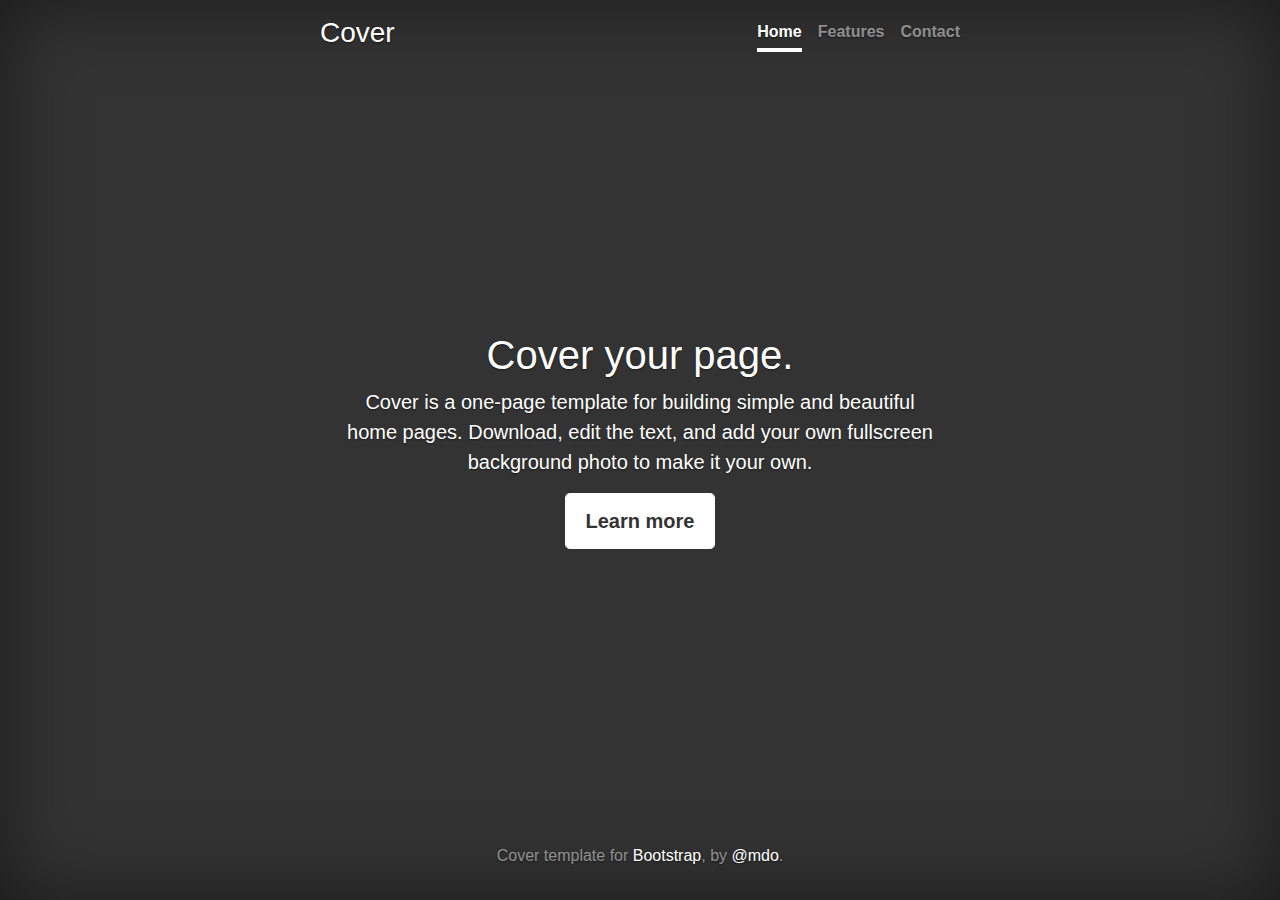
<file: assets/bootstrap/docs/4.0/examples/cover/index.html>
<!doctype html>
<html lang="en">
  <head>
    <meta charset="utf-8">
    <meta name="viewport" content="width=device-width, initial-scale=1, shrink-to-fit=no">
    <meta name="description" content="">
    <meta name="author" content="">
    <link rel="icon" href="../../../../favicon.ico">

    <title>Cover Template for Bootstrap</title>

    <!-- Bootstrap core CSS -->
    <link href="../../../../dist/css/bootstrap.min.css" rel="stylesheet">

    <!-- Custom styles for this template -->
    <link href="cover.css" rel="stylesheet">
  </head>

  <body class="text-center">

    <div class="cover-container d-flex h-100 p-3 mx-auto flex-column">
      <header class="masthead mb-auto">
        <div class="inner">
          <h3 class="masthead-brand">Cover</h3>
          <nav class="nav nav-masthead justify-content-center">
            <a class="nav-link active" href="#">Home</a>
            <a class="nav-link" href="#">Features</a>
            <a class="nav-link" href="#">Contact</a>
          </nav>
        </div>
      </header>

      <main role="main" class="inner cover">
        <h1 class="cover-heading">Cover your page.</h1>
        <p class="lead">Cover is a one-page template for building simple and beautiful home pages. Download, edit the text, and add your own fullscreen background photo to make it your own.</p>
        <p class="lead">
          <a href="#" class="btn btn-lg btn-secondary">Learn more</a>
        </p>
      </main>

      <footer class="mastfoot mt-auto">
        <div class="inner">
          <p>Cover template for <a href="https://getbootstrap.com/">Bootstrap</a>, by <a href="https://twitter.com/mdo">@mdo</a>.</p>
        </div>
      </footer>
    </div>


    <!-- Bootstrap core JavaScript
    ================================================== -->
    <!-- Placed at the end of the document so the pages load faster -->
    <script src="https://code.jquery.com/jquery-3.2.1.slim.min.js" integrity="sha384-KJ3o2DKtIkvYIK3UENzmM7KCkRr/rE9/Qpg6aAZGJwFDMVNA/GpGFF93hXpG5KkN" crossorigin="anonymous"></script>
    <script>window.jQuery || document.write('<script src="../../../../assets/js/vendor/jquery-slim.min.js"><\/script>')</script>
    <script src="../../../../assets/js/vendor/popper.min.js"></script>
    <script src="../../../../dist/js/bootstrap.min.js"></script>
  </body>
</html>
</file>
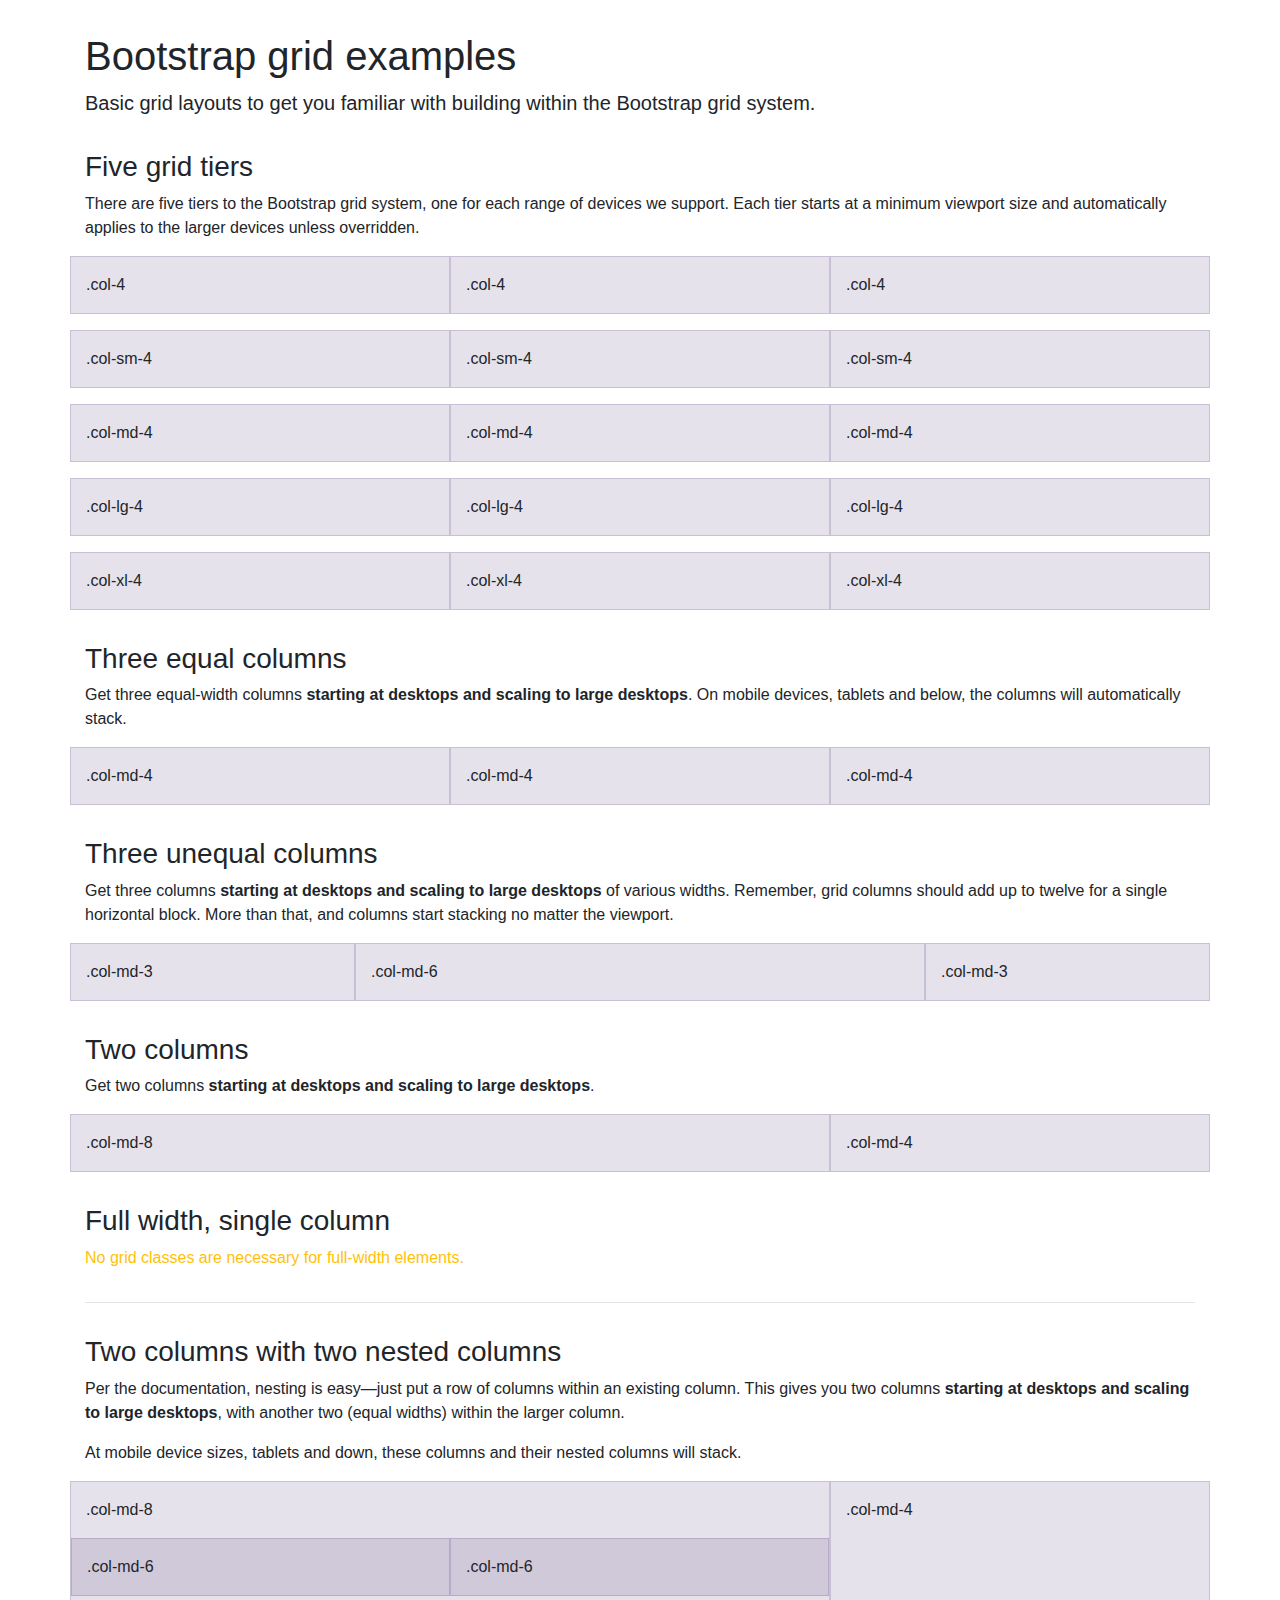
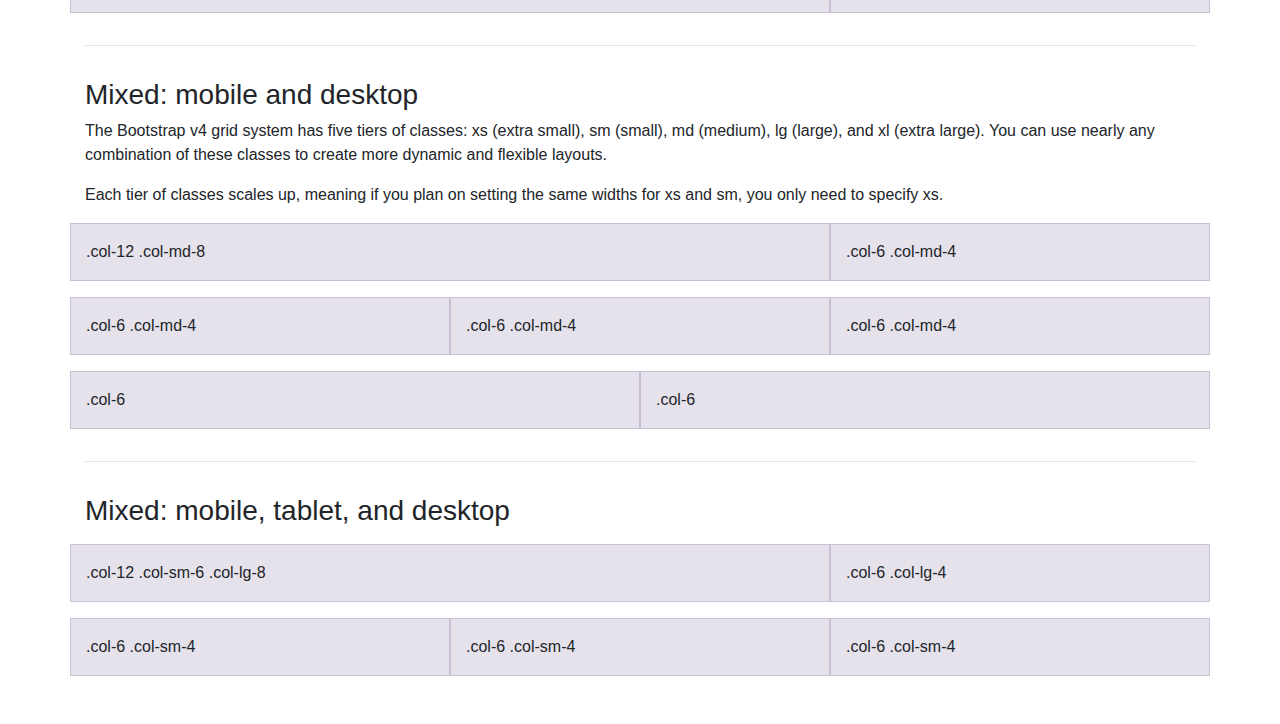
<file: assets/bootstrap/docs/4.0/examples/grid/index.html>
<!doctype html>
<html lang="en">
  <head>
    <meta charset="utf-8">
    <meta name="viewport" content="width=device-width, initial-scale=1, shrink-to-fit=no">
    <meta name="description" content="">
    <meta name="author" content="">
    <link rel="icon" href="../../../../favicon.ico">

    <title>Grid Template for Bootstrap</title>

    <!-- Bootstrap core CSS -->
    <link href="../../../../dist/css/bootstrap.min.css" rel="stylesheet">

    <!-- Custom styles for this template -->
    <link href="grid.css" rel="stylesheet">
  </head>

  <body>
    <div class="container">

      <h1>Bootstrap grid examples</h1>
      <p class="lead">Basic grid layouts to get you familiar with building within the Bootstrap grid system.</p>

      <h3>Five grid tiers</h3>
      <p>There are five tiers to the Bootstrap grid system, one for each range of devices we support. Each tier starts at a minimum viewport size and automatically applies to the larger devices unless overridden.</p>

      <div class="row">
        <div class="col-4">.col-4</div>
        <div class="col-4">.col-4</div>
        <div class="col-4">.col-4</div>
      </div>

      <div class="row">
        <div class="col-sm-4">.col-sm-4</div>
        <div class="col-sm-4">.col-sm-4</div>
        <div class="col-sm-4">.col-sm-4</div>
      </div>

      <div class="row">
        <div class="col-md-4">.col-md-4</div>
        <div class="col-md-4">.col-md-4</div>
        <div class="col-md-4">.col-md-4</div>
      </div>

      <div class="row">
        <div class="col-lg-4">.col-lg-4</div>
        <div class="col-lg-4">.col-lg-4</div>
        <div class="col-lg-4">.col-lg-4</div>
      </div>

      <div class="row">
        <div class="col-xl-4">.col-xl-4</div>
        <div class="col-xl-4">.col-xl-4</div>
        <div class="col-xl-4">.col-xl-4</div>
      </div>

      <h3>Three equal columns</h3>
      <p>Get three equal-width columns <strong>starting at desktops and scaling to large desktops</strong>. On mobile devices, tablets and below, the columns will automatically stack.</p>
      <div class="row">
        <div class="col-md-4">.col-md-4</div>
        <div class="col-md-4">.col-md-4</div>
        <div class="col-md-4">.col-md-4</div>
      </div>

      <h3>Three unequal columns</h3>
      <p>Get three columns <strong>starting at desktops and scaling to large desktops</strong> of various widths. Remember, grid columns should add up to twelve for a single horizontal block. More than that, and columns start stacking no matter the viewport.</p>
      <div class="row">
        <div class="col-md-3">.col-md-3</div>
        <div class="col-md-6">.col-md-6</div>
        <div class="col-md-3">.col-md-3</div>
      </div>

      <h3>Two columns</h3>
      <p>Get two columns <strong>starting at desktops and scaling to large desktops</strong>.</p>
      <div class="row">
        <div class="col-md-8">.col-md-8</div>
        <div class="col-md-4">.col-md-4</div>
      </div>

      <h3>Full width, single column</h3>
      <p class="text-warning">No grid classes are necessary for full-width elements.</p>

      <hr>

      <h3>Two columns with two nested columns</h3>
      <p>Per the documentation, nesting is easy—just put a row of columns within an existing column. This gives you two columns <strong>starting at desktops and scaling to large desktops</strong>, with another two (equal widths) within the larger column.</p>
      <p>At mobile device sizes, tablets and down, these columns and their nested columns will stack.</p>
      <div class="row">
        <div class="col-md-8">
          .col-md-8
          <div class="row">
            <div class="col-md-6">.col-md-6</div>
            <div class="col-md-6">.col-md-6</div>
          </div>
        </div>
        <div class="col-md-4">.col-md-4</div>
      </div>

      <hr>

      <h3>Mixed: mobile and desktop</h3>
      <p>The Bootstrap v4 grid system has five tiers of classes: xs (extra small), sm (small), md (medium), lg (large), and xl (extra large). You can use nearly any combination of these classes to create more dynamic and flexible layouts.</p>
      <p>Each tier of classes scales up, meaning if you plan on setting the same widths for xs and sm, you only need to specify xs.</p>
      <div class="row">
        <div class="col-12 col-md-8">.col-12 .col-md-8</div>
        <div class="col-6 col-md-4">.col-6 .col-md-4</div>
      </div>
      <div class="row">
        <div class="col-6 col-md-4">.col-6 .col-md-4</div>
        <div class="col-6 col-md-4">.col-6 .col-md-4</div>
        <div class="col-6 col-md-4">.col-6 .col-md-4</div>
      </div>
      <div class="row">
        <div class="col-6">.col-6</div>
        <div class="col-6">.col-6</div>
      </div>

      <hr>

      <h3>Mixed: mobile, tablet, and desktop</h3>
      <p></p>
      <div class="row">
        <div class="col-12 col-sm-6 col-lg-8">.col-12 .col-sm-6 .col-lg-8</div>
        <div class="col-6 col-lg-4">.col-6 .col-lg-4</div>
      </div>
      <div class="row">
        <div class="col-6 col-sm-4">.col-6 .col-sm-4</div>
        <div class="col-6 col-sm-4">.col-6 .col-sm-4</div>
        <div class="col-6 col-sm-4">.col-6 .col-sm-4</div>
      </div>

    </div> <!-- /container -->
  </body>
</html>
</file>
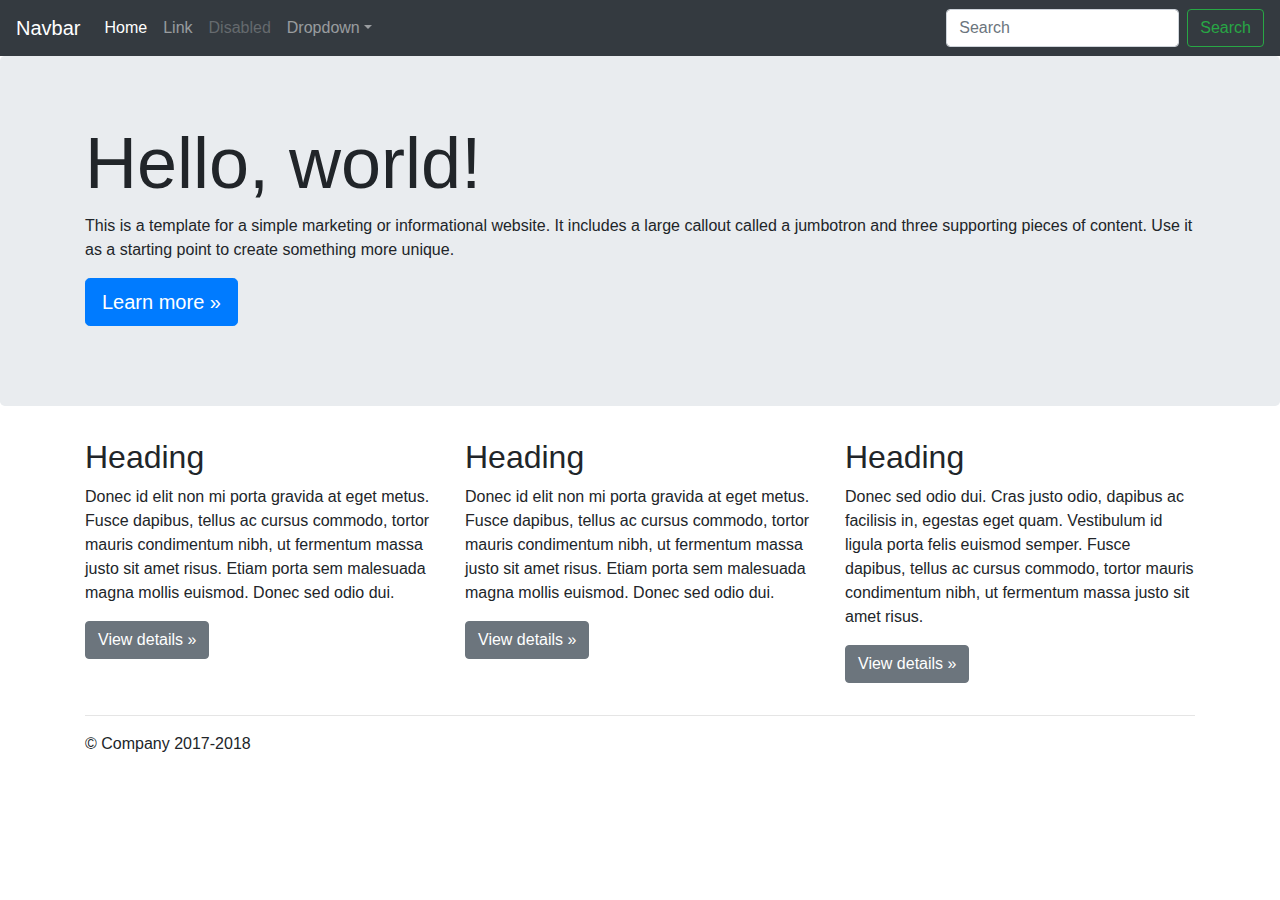
<file: assets/bootstrap/docs/4.0/examples/jumbotron/index.html>
<!doctype html>
<html lang="en">
  <head>
    <meta charset="utf-8">
    <meta name="viewport" content="width=device-width, initial-scale=1, shrink-to-fit=no">
    <meta name="description" content="">
    <meta name="author" content="">
    <link rel="icon" href="../../../../favicon.ico">

    <title>Jumbotron Template for Bootstrap</title>

    <!-- Bootstrap core CSS -->
    <link href="../../../../dist/css/bootstrap.min.css" rel="stylesheet">

    <!-- Custom styles for this template -->
    <link href="jumbotron.css" rel="stylesheet">
  </head>

  <body>

    <nav class="navbar navbar-expand-md navbar-dark fixed-top bg-dark">
      <a class="navbar-brand" href="#">Navbar</a>
      <button class="navbar-toggler" type="button" data-toggle="collapse" data-target="#navbarsExampleDefault" aria-controls="navbarsExampleDefault" aria-expanded="false" aria-label="Toggle navigation">
        <span class="navbar-toggler-icon"></span>
      </button>

      <div class="collapse navbar-collapse" id="navbarsExampleDefault">
        <ul class="navbar-nav mr-auto">
          <li class="nav-item active">
            <a class="nav-link" href="#">Home <span class="sr-only">(current)</span></a>
          </li>
          <li class="nav-item">
            <a class="nav-link" href="#">Link</a>
          </li>
          <li class="nav-item">
            <a class="nav-link disabled" href="#">Disabled</a>
          </li>
          <li class="nav-item dropdown">
            <a class="nav-link dropdown-toggle" href="http://example.com" id="dropdown01" data-toggle="dropdown" aria-haspopup="true" aria-expanded="false">Dropdown</a>
            <div class="dropdown-menu" aria-labelledby="dropdown01">
              <a class="dropdown-item" href="#">Action</a>
              <a class="dropdown-item" href="#">Another action</a>
              <a class="dropdown-item" href="#">Something else here</a>
            </div>
          </li>
        </ul>
        <form class="form-inline my-2 my-lg-0">
          <input class="form-control mr-sm-2" type="text" placeholder="Search" aria-label="Search">
          <button class="btn btn-outline-success my-2 my-sm-0" type="submit">Search</button>
        </form>
      </div>
    </nav>

    <main role="main">

      <!-- Main jumbotron for a primary marketing message or call to action -->
      <div class="jumbotron">
        <div class="container">
          <h1 class="display-3">Hello, world!</h1>
          <p>This is a template for a simple marketing or informational website. It includes a large callout called a jumbotron and three supporting pieces of content. Use it as a starting point to create something more unique.</p>
          <p><a class="btn btn-primary btn-lg" href="#" role="button">Learn more &raquo;</a></p>
        </div>
      </div>

      <div class="container">
        <!-- Example row of columns -->
        <div class="row">
          <div class="col-md-4">
            <h2>Heading</h2>
            <p>Donec id elit non mi porta gravida at eget metus. Fusce dapibus, tellus ac cursus commodo, tortor mauris condimentum nibh, ut fermentum massa justo sit amet risus. Etiam porta sem malesuada magna mollis euismod. Donec sed odio dui. </p>
            <p><a class="btn btn-secondary" href="#" role="button">View details &raquo;</a></p>
          </div>
          <div class="col-md-4">
            <h2>Heading</h2>
            <p>Donec id elit non mi porta gravida at eget metus. Fusce dapibus, tellus ac cursus commodo, tortor mauris condimentum nibh, ut fermentum massa justo sit amet risus. Etiam porta sem malesuada magna mollis euismod. Donec sed odio dui. </p>
            <p><a class="btn btn-secondary" href="#" role="button">View details &raquo;</a></p>
          </div>
          <div class="col-md-4">
            <h2>Heading</h2>
            <p>Donec sed odio dui. Cras justo odio, dapibus ac facilisis in, egestas eget quam. Vestibulum id ligula porta felis euismod semper. Fusce dapibus, tellus ac cursus commodo, tortor mauris condimentum nibh, ut fermentum massa justo sit amet risus.</p>
            <p><a class="btn btn-secondary" href="#" role="button">View details &raquo;</a></p>
          </div>
        </div>

        <hr>

      </div> <!-- /container -->

    </main>

    <footer class="container">
      <p>&copy; Company 2017-2018</p>
    </footer>

    <!-- Bootstrap core JavaScript
    ================================================== -->
    <!-- Placed at the end of the document so the pages load faster -->
    <script src="https://code.jquery.com/jquery-3.2.1.slim.min.js" integrity="sha384-KJ3o2DKtIkvYIK3UENzmM7KCkRr/rE9/Qpg6aAZGJwFDMVNA/GpGFF93hXpG5KkN" crossorigin="anonymous"></script>
    <script>window.jQuery || document.write('<script src="../../../../assets/js/vendor/jquery-slim.min.js"><\/script>')</script>
    <script src="../../../../assets/js/vendor/popper.min.js"></script>
    <script src="../../../../dist/js/bootstrap.min.js"></script>
  </body>
</html>
</file>
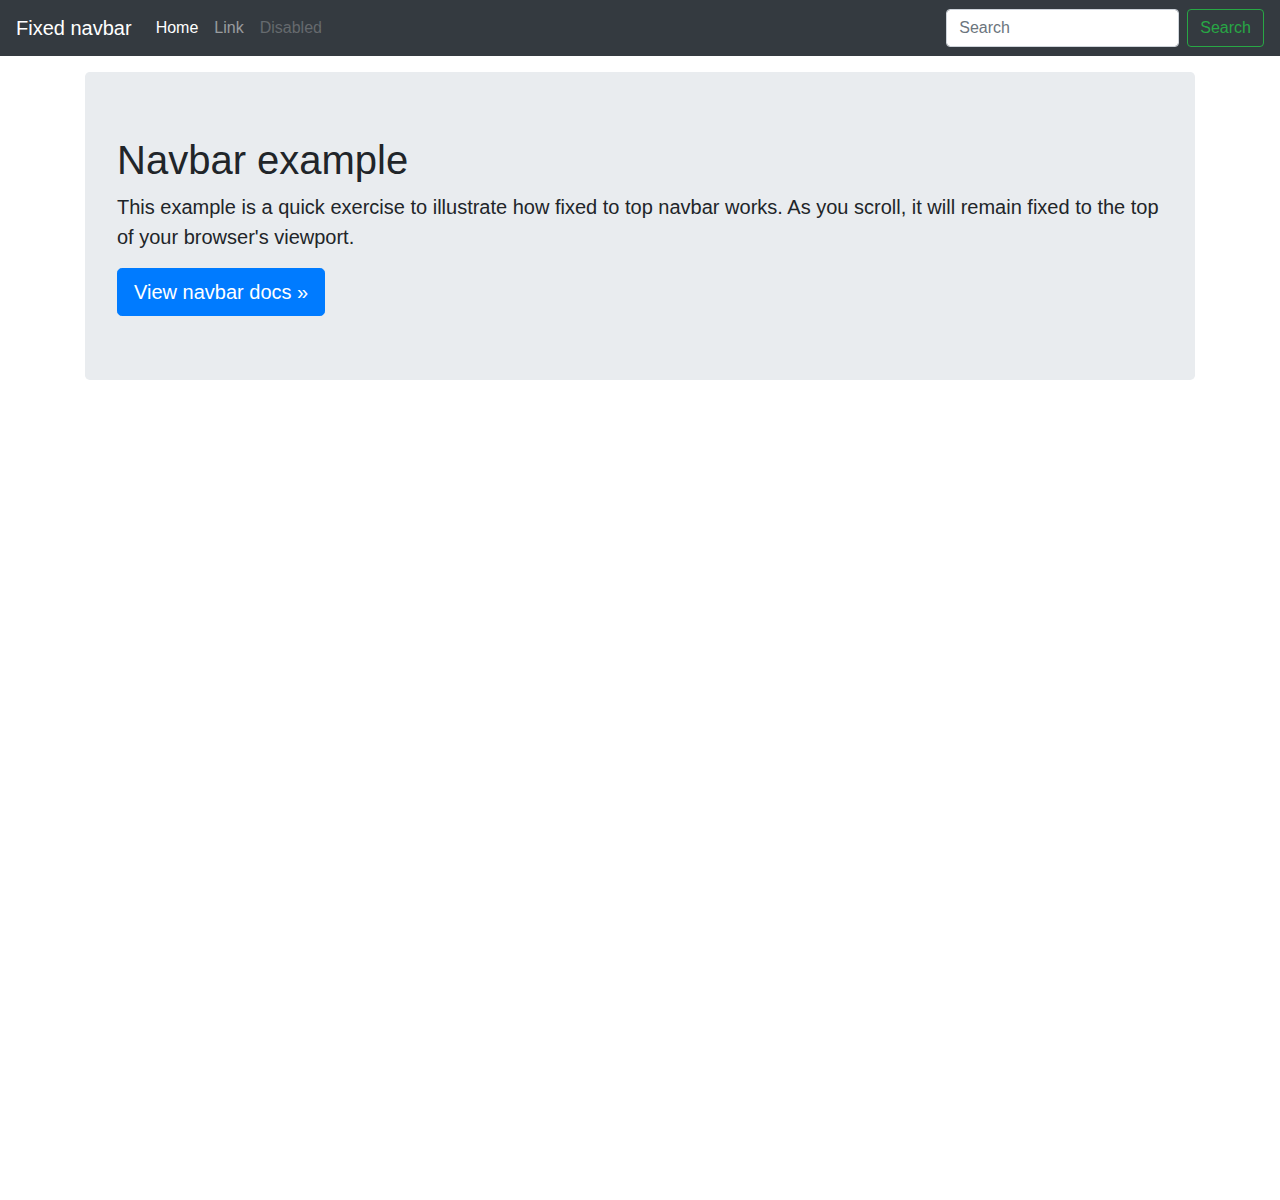
<file: assets/bootstrap/docs/4.0/examples/navbar-fixed/index.html>
<!doctype html>
<html lang="en">
  <head>
    <meta charset="utf-8">
    <meta name="viewport" content="width=device-width, initial-scale=1, shrink-to-fit=no">
    <meta name="description" content="">
    <meta name="author" content="">
    <link rel="icon" href="../../../../favicon.ico">

    <title>Fixed top navbar example for Bootstrap</title>

    <!-- Bootstrap core CSS -->
    <link href="../../../../dist/css/bootstrap.min.css" rel="stylesheet">

    <!-- Custom styles for this template -->
    <link href="navbar-top-fixed.css" rel="stylesheet">
  </head>

  <body>

    <nav class="navbar navbar-expand-md navbar-dark fixed-top bg-dark">
      <a class="navbar-brand" href="#">Fixed navbar</a>
      <button class="navbar-toggler" type="button" data-toggle="collapse" data-target="#navbarCollapse" aria-controls="navbarCollapse" aria-expanded="false" aria-label="Toggle navigation">
        <span class="navbar-toggler-icon"></span>
      </button>
      <div class="collapse navbar-collapse" id="navbarCollapse">
        <ul class="navbar-nav mr-auto">
          <li class="nav-item active">
            <a class="nav-link" href="#">Home <span class="sr-only">(current)</span></a>
          </li>
          <li class="nav-item">
            <a class="nav-link" href="#">Link</a>
          </li>
          <li class="nav-item">
            <a class="nav-link disabled" href="#">Disabled</a>
          </li>
        </ul>
        <form class="form-inline mt-2 mt-md-0">
          <input class="form-control mr-sm-2" type="text" placeholder="Search" aria-label="Search">
          <button class="btn btn-outline-success my-2 my-sm-0" type="submit">Search</button>
        </form>
      </div>
    </nav>

    <main role="main" class="container">
      <div class="jumbotron">
        <h1>Navbar example</h1>
        <p class="lead">This example is a quick exercise to illustrate how fixed to top navbar works. As you scroll, it will remain fixed to the top of your browser's viewport.</p>
        <a class="btn btn-lg btn-primary" href="../../components/navbar/" role="button">View navbar docs &raquo;</a>
      </div>
    </main>

    <!-- Bootstrap core JavaScript
    ================================================== -->
    <!-- Placed at the end of the document so the pages load faster -->
    <script src="https://code.jquery.com/jquery-3.2.1.slim.min.js" integrity="sha384-KJ3o2DKtIkvYIK3UENzmM7KCkRr/rE9/Qpg6aAZGJwFDMVNA/GpGFF93hXpG5KkN" crossorigin="anonymous"></script>
    <script>window.jQuery || document.write('<script src="../../../../assets/js/vendor/jquery-slim.min.js"><\/script>')</script>
    <script src="../../../../assets/js/vendor/popper.min.js"></script>
    <script src="../../../../dist/js/bootstrap.min.js"></script>
  </body>
</html>
</file>
<file: assets/bootstrap/docs/4.0/examples/album/album.css>
:root {
  --jumbotron-padding-y: 3rem;
}

.jumbotron {
  padding-top: var(--jumbotron-padding-y);
  padding-bottom: var(--jumbotron-padding-y);
  margin-bottom: 0;
  background-color: #fff;
}
@media (min-width: 768px) {
  .jumbotron {
    padding-top: calc(var(--jumbotron-padding-y) * 2);
    padding-bottom: calc(var(--jumbotron-padding-y) * 2);
  }
}

.jumbotron p:last-child {
  margin-bottom: 0;
}

.jumbotron-heading {
  font-weight: 300;
}

.jumbotron .container {
  max-width: 40rem;
}

footer {
  padding-top: 3rem;
  padding-bottom: 3rem;
}

footer p {
  margin-bottom: .25rem;
}

.box-shadow { box-shadow: 0 .25rem .75rem rgba(0, 0, 0, .05); }
</file>
<file: assets/bootstrap/docs/4.0/examples/blog/blog.css>
/* stylelint-disable selector-list-comma-newline-after */

.blog-header {
  line-height: 1;
  border-bottom: 1px solid #e5e5e5;
}

.blog-header-logo {
  font-family: "Playfair Display", Georgia, "Times New Roman", serif;
  font-size: 2.25rem;
}

.blog-header-logo:hover {
  text-decoration: none;
}

h1, h2, h3, h4, h5, h6 {
  font-family: "Playfair Display", Georgia, "Times New Roman", serif;
}

.display-4 {
  font-size: 2.5rem;
}
@media (min-width: 768px) {
  .display-4 {
    font-size: 3rem;
  }
}

.nav-scroller {
  position: relative;
  z-index: 2;
  height: 2.75rem;
  overflow-y: hidden;
}

.nav-scroller .nav {
  display: -webkit-box;
  display: -ms-flexbox;
  display: flex;
  -ms-flex-wrap: nowrap;
  flex-wrap: nowrap;
  padding-bottom: 1rem;
  margin-top: -1px;
  overflow-x: auto;
  text-align: center;
  white-space: nowrap;
  -webkit-overflow-scrolling: touch;
}

.nav-scroller .nav-link {
  padding-top: .75rem;
  padding-bottom: .75rem;
  font-size: .875rem;
}

.card-img-right {
  height: 100%;
  border-radius: 0 3px 3px 0;
}

.flex-auto {
  -ms-flex: 0 0 auto;
  -webkit-box-flex: 0;
  flex: 0 0 auto;
}

.h-250 { height: 250px; }
@media (min-width: 768px) {
  .h-md-250 { height: 250px; }
}

.border-top { border-top: 1px solid #e5e5e5; }
.border-bottom { border-bottom: 1px solid #e5e5e5; }

.box-shadow { box-shadow: 0 .25rem .75rem rgba(0, 0, 0, .05); }

/*
 * Blog name and description
 */
.blog-title {
  margin-bottom: 0;
  font-size: 2rem;
  font-weight: 400;
}
.blog-description {
  font-size: 1.1rem;
  color: #999;
}

@media (min-width: 40em) {
  .blog-title {
    font-size: 3.5rem;
  }
}

/* Pagination */
.blog-pagination {
  margin-bottom: 4rem;
}
.blog-pagination > .btn {
  border-radius: 2rem;
}

/*
 * Blog posts
 */
.blog-post {
  margin-bottom: 4rem;
}
.blog-post-title {
  margin-bottom: .25rem;
  font-size: 2.5rem;
}
.blog-post-meta {
  margin-bottom: 1.25rem;
  color: #999;
}

/*
 * Footer
 */
.blog-footer {
  padding: 2.5rem 0;
  color: #999;
  text-align: center;
  background-color: #f9f9f9;
  border-top: .05rem solid #e5e5e5;
}
.blog-footer p:last-child {
  margin-bottom: 0;
}
</file>
<file: assets/bootstrap/docs/4.0/examples/carousel/carousel.css>
/* GLOBAL STYLES
-------------------------------------------------- */
/* Padding below the footer and lighter body text */

body {
  padding-top: 3rem;
  padding-bottom: 3rem;
  color: #5a5a5a;
}


/* CUSTOMIZE THE CAROUSEL
-------------------------------------------------- */

/* Carousel base class */
.carousel {
  margin-bottom: 4rem;
}
/* Since positioning the image, we need to help out the caption */
.carousel-caption {
  bottom: 3rem;
  z-index: 10;
}

/* Declare heights because of positioning of img element */
.carousel-item {
  height: 32rem;
  background-color: #777;
}
.carousel-item > img {
  position: absolute;
  top: 0;
  left: 0;
  min-width: 100%;
  height: 32rem;
}


/* MARKETING CONTENT
-------------------------------------------------- */

/* Center align the text within the three columns below the carousel */
.marketing .col-lg-4 {
  margin-bottom: 1.5rem;
  text-align: center;
}
.marketing h2 {
  font-weight: 400;
}
.marketing .col-lg-4 p {
  margin-right: .75rem;
  margin-left: .75rem;
}


/* Featurettes
------------------------- */

.featurette-divider {
  margin: 5rem 0; /* Space out the Bootstrap <hr> more */
}

/* Thin out the marketing headings */
.featurette-heading {
  font-weight: 300;
  line-height: 1;
  letter-spacing: -.05rem;
}


/* RESPONSIVE CSS
-------------------------------------------------- */

@media (min-width: 40em) {
  /* Bump up size of carousel content */
  .carousel-caption p {
    margin-bottom: 1.25rem;
    font-size: 1.25rem;
    line-height: 1.4;
  }

  .featurette-heading {
    font-size: 50px;
  }
}

@media (min-width: 62em) {
  .featurette-heading {
    margin-top: 7rem;
  }
}
</file>
<file: assets/bootstrap/docs/4.0/examples/cover/cover.css>
/*
 * Globals
 */

/* Links */
a,
a:focus,
a:hover {
  color: #fff;
}

/* Custom default button */
.btn-secondary,
.btn-secondary:hover,
.btn-secondary:focus {
  color: #333;
  text-shadow: none; /* Prevent inheritance from `body` */
  background-color: #fff;
  border: .05rem solid #fff;
}


/*
 * Base structure
 */

html,
body {
  height: 100%;
  background-color: #333;
}

body {
  display: -ms-flexbox;
  display: -webkit-box;
  display: flex;
  -ms-flex-pack: center;
  -webkit-box-pack: center;
  justify-content: center;
  color: #fff;
  text-shadow: 0 .05rem .1rem rgba(0, 0, 0, .5);
  box-shadow: inset 0 0 5rem rgba(0, 0, 0, .5);
}

.cover-container {
  max-width: 42em;
}


/*
 * Header
 */
.masthead {
  margin-bottom: 2rem;
}

.masthead-brand {
  margin-bottom: 0;
}

.nav-masthead .nav-link {
  padding: .25rem 0;
  font-weight: 700;
  color: rgba(255, 255, 255, .5);
  background-color: transparent;
  border-bottom: .25rem solid transparent;
}

.nav-masthead .nav-link:hover,
.nav-masthead .nav-link:focus {
  border-bottom-color: rgba(255, 255, 255, .25);
}

.nav-masthead .nav-link + .nav-link {
  margin-left: 1rem;
}

.nav-masthead .active {
  color: #fff;
  border-bottom-color: #fff;
}

@media (min-width: 48em) {
  .masthead-brand {
    float: left;
  }
  .nav-masthead {
    float: right;
  }
}


/*
 * Cover
 */
.cover {
  padding: 0 1.5rem;
}
.cover .btn-lg {
  padding: .75rem 1.25rem;
  font-weight: 700;
}


/*
 * Footer
 */
.mastfoot {
  color: rgba(255, 255, 255, .5);
}
</file>
<file: assets/bootstrap/docs/4.0/examples/grid/grid.css>
body {
  padding-top: 2rem;
  padding-bottom: 2rem;
}

h3 {
  margin-top: 2rem;
}

.row {
  margin-bottom: 1rem;
}
.row .row {
  margin-top: 1rem;
  margin-bottom: 0;
}
[class*="col-"] {
  padding-top: 1rem;
  padding-bottom: 1rem;
  background-color: rgba(86, 61, 124, .15);
  border: 1px solid rgba(86, 61, 124, .2);
}

hr {
  margin-top: 2rem;
  margin-bottom: 2rem;
}
</file>
<file: assets/bootstrap/docs/4.0/examples/jumbotron/jumbotron.css>
/* Move down content because we have a fixed navbar that is 3.5rem tall */
body {
  padding-top: 3.5rem;
}
</file>
<file: assets/bootstrap/docs/4.0/examples/navbar-fixed/navbar-top-fixed.css>
/* Show it is fixed to the top */
body {
  min-height: 75rem;
  padding-top: 4.5rem;
}
</file>
<file: assets/bootstrap/js/tests/vendor/qunit.css>
/*!
 * QUnit 2.4.1
 * https://qunitjs.com/
 *
 * Copyright jQuery Foundation and other contributors
 * Released under the MIT license
 * https://jquery.org/license
 *
 * Date: 2017-10-22T05:12Z
 */

/** Font Family and Sizes */

#qunit-tests, #qunit-header, #qunit-banner, #qunit-testrunner-toolbar, #qunit-filteredTest, #qunit-userAgent, #qunit-testresult {
	font-family: "Helvetica Neue Light", "HelveticaNeue-Light", "Helvetica Neue", Calibri, Helvetica, Arial, sans-serif;
}

#qunit-testrunner-toolbar, #qunit-filteredTest, #qunit-userAgent, #qunit-testresult, #qunit-tests li { font-size: small; }
#qunit-tests { font-size: smaller; }


/** Resets */

#qunit-tests, #qunit-header, #qunit-banner, #qunit-filteredTest, #qunit-userAgent, #qunit-testresult, #qunit-modulefilter {
	margin: 0;
	padding: 0;
}


/** Header (excluding toolbar) */

#qunit-header {
	padding: 0.5em 0 0.5em 1em;

	color: #8699A4;
	background-color: #0D3349;

	font-size: 1.5em;
	line-height: 1em;
	font-weight: 400;

	border-radius: 5px 5px 0 0;
}

#qunit-header a {
	text-decoration: none;
	color: #C2CCD1;
}

#qunit-header a:hover,
#qunit-header a:focus {
	color: #FFF;
}

#qunit-banner {
	height: 5px;
}

#qunit-filteredTest {
	padding: 0.5em 1em 0.5em 1em;
	color: #366097;
	background-color: #F4FF77;
}

#qunit-userAgent {
	padding: 0.5em 1em 0.5em 1em;
	color: #FFF;
	background-color: #2B81AF;
	text-shadow: rgba(0, 0, 0, 0.5) 2px 2px 1px;
}


/** Toolbar */

#qunit-testrunner-toolbar {
	padding: 0.5em 1em 0.5em 1em;
	color: #5E740B;
	background-color: #EEE;
}

#qunit-testrunner-toolbar .clearfix {
	height: 0;
	clear: both;
}

#qunit-testrunner-toolbar label {
	display: inline-block;
}

#qunit-testrunner-toolbar input[type=checkbox],
#qunit-testrunner-toolbar input[type=radio] {
	margin: 3px;
	vertical-align: -2px;
}

#qunit-testrunner-toolbar input[type=text] {
	box-sizing: border-box;
	height: 1.6em;
}

.qunit-url-config,
.qunit-filter,
#qunit-modulefilter {
	display: inline-block;
	line-height: 2.1em;
}

.qunit-filter,
#qunit-modulefilter {
	float: right;
	position: relative;
	margin-left: 1em;
}

.qunit-url-config label {
	margin-right: 0.5em;
}

#qunit-modulefilter-search {
	box-sizing: border-box;
	width: 400px;
}

#qunit-modulefilter-search-container:after {
	position: absolute;
	right: 0.3em;
	content: "\25bc";
	color: black;
}

#qunit-modulefilter-dropdown {
	/* align with #qunit-modulefilter-search */
	box-sizing: border-box;
	width: 400px;
	position: absolute;
	right: 0;
	top: 50%;
	margin-top: 0.8em;

	border: 1px solid #D3D3D3;
	border-top: none;
	border-radius: 0 0 .25em .25em;
	color: #000;
	background-color: #F5F5F5;
	z-index: 99;
}

#qunit-modulefilter-dropdown a {
	color: inherit;
	text-decoration: none;
}

#qunit-modulefilter-dropdown .clickable.checked {
	font-weight: bold;
	color: #000;
	background-color: #D2E0E6;
}

#qunit-modulefilter-dropdown .clickable:hover {
	color: #FFF;
	background-color: #0D3349;
}

#qunit-modulefilter-actions {
	display: block;
	overflow: auto;

	/* align with #qunit-modulefilter-dropdown-list */
	font: smaller/1.5em sans-serif;
}

#qunit-modulefilter-dropdown #qunit-modulefilter-actions > * {
	box-sizing: border-box;
	max-height: 2.8em;
	display: block;
	padding: 0.4em;
}

#qunit-modulefilter-dropdown #qunit-modulefilter-actions > button {
	float: right;
	font: inherit;
}

#qunit-modulefilter-dropdown #qunit-modulefilter-actions > :last-child {
	/* insert padding to align with checkbox margins */
	padding-left: 3px;
}

#qunit-modulefilter-dropdown-list {
	max-height: 200px;
	overflow-y: auto;
	margin: 0;
	border-top: 2px groove threedhighlight;
	padding: 0.4em 0 0;
	font: smaller/1.5em sans-serif;
}

#qunit-modulefilter-dropdown-list li {
	white-space: nowrap;
	overflow: hidden;
	text-overflow: ellipsis;
}

#qunit-modulefilter-dropdown-list .clickable {
	display: block;
	padding-left: 0.15em;
}


/** Tests: Pass/Fail */

#qunit-tests {
	list-style-position: inside;
}

#qunit-tests li {
	padding: 0.4em 1em 0.4em 1em;
	border-bottom: 1px solid #FFF;
	list-style-position: inside;
}

#qunit-tests > li {
	display: none;
}

#qunit-tests li.running,
#qunit-tests li.pass,
#qunit-tests li.fail,
#qunit-tests li.skipped,
#qunit-tests li.aborted {
	display: list-item;
}

#qunit-tests.hidepass {
	position: relative;
}

#qunit-tests.hidepass li.running,
#qunit-tests.hidepass li.pass:not(.todo) {
	visibility: hidden;
	position: absolute;
	width:   0;
	height:  0;
	padding: 0;
	border:  0;
	margin:  0;
}

#qunit-tests li strong {
	cursor: pointer;
}

#qunit-tests li.skipped strong {
	cursor: default;
}

#qunit-tests li a {
	padding: 0.5em;
	color: #C2CCD1;
	text-decoration: none;
}

#qunit-tests li p a {
	padding: 0.25em;
	color: #6B6464;
}
#qunit-tests li a:hover,
#qunit-tests li a:focus {
	color: #000;
}

#qunit-tests li .runtime {
	float: right;
	font-size: smaller;
}

.qunit-assert-list {
	margin-top: 0.5em;
	padding: 0.5em;

	background-color: #FFF;

	border-radius: 5px;
}

.qunit-source {
	margin: 0.6em 0 0.3em;
}

.qunit-collapsed {
	display: none;
}

#qunit-tests table {
	border-collapse: collapse;
	margin-top: 0.2em;
}

#qunit-tests th {
	text-align: right;
	vertical-align: top;
	padding: 0 0.5em 0 0;
}

#qunit-tests td {
	vertical-align: top;
}

#qunit-tests pre {
	margin: 0;
	white-space: pre-wrap;
	word-wrap: break-word;
}

#qunit-tests del {
	color: #374E0C;
	background-color: #E0F2BE;
	text-decoration: none;
}

#qunit-tests ins {
	color: #500;
	background-color: #FFCACA;
	text-decoration: none;
}

/*** Test Counts */

#qunit-tests b.counts                       { color: #000; }
#qunit-tests b.passed                       { color: #5E740B; }
#qunit-tests b.failed                       { color: #710909; }

#qunit-tests li li {
	padding: 5px;
	background-color: #FFF;
	border-bottom: none;
	list-style-position: inside;
}

/*** Passing Styles */

#qunit-tests li li.pass {
	color: #3C510C;
	background-color: #FFF;
	border-left: 10px solid #C6E746;
}

#qunit-tests .pass                          { color: #528CE0; background-color: #D2E0E6; }
#qunit-tests .pass .test-name               { color: #366097; }

#qunit-tests .pass .test-actual,
#qunit-tests .pass .test-expected           { color: #999; }

#qunit-banner.qunit-pass                    { background-color: #C6E746; }

/*** Failing Styles */

#qunit-tests li li.fail {
	color: #710909;
	background-color: #FFF;
	border-left: 10px solid #EE5757;
	white-space: pre;
}

#qunit-tests > li:last-child {
	border-radius: 0 0 5px 5px;
}

#qunit-tests .fail                          { color: #000; background-color: #EE5757; }
#qunit-tests .fail .test-name,
#qunit-tests .fail .module-name             { color: #000; }

#qunit-tests .fail .test-actual             { color: #EE5757; }
#qunit-tests .fail .test-expected           { color: #008000; }

#qunit-banner.qunit-fail                    { background-color: #EE5757; }


/*** Aborted tests */
#qunit-tests .aborted { color: #000; background-color: orange; }
/*** Skipped tests */

#qunit-tests .skipped {
	background-color: #EBECE9;
}

#qunit-tests .qunit-todo-label,
#qunit-tests .qunit-skipped-label {
	background-color: #F4FF77;
	display: inline-block;
	font-style: normal;
	color: #366097;
	line-height: 1.8em;
	padding: 0 0.5em;
	margin: -0.4em 0.4em -0.4em 0;
}

#qunit-tests .qunit-todo-label {
	background-color: #EEE;
}

/** Result */

#qunit-testresult {
	color: #2B81AF;
	background-color: #D2E0E6;

	border-bottom: 1px solid #FFF;
}
#qunit-testresult .clearfix {
	height: 0;
	clear: both;
}
#qunit-testresult .module-name {
	font-weight: 700;
}
#qunit-testresult-display {
	padding: 0.5em 1em 0.5em 1em;
	width: 85%;
	float:left;
}
#qunit-testresult-controls {
	padding: 0.5em 1em 0.5em 1em;
  width: 10%;
	float:left;
}

/** Fixture */

#qunit-fixture {
	position: absolute;
	top: -10000px;
	left: -10000px;
	width: 1000px;
	height: 1000px;
}
</file>
